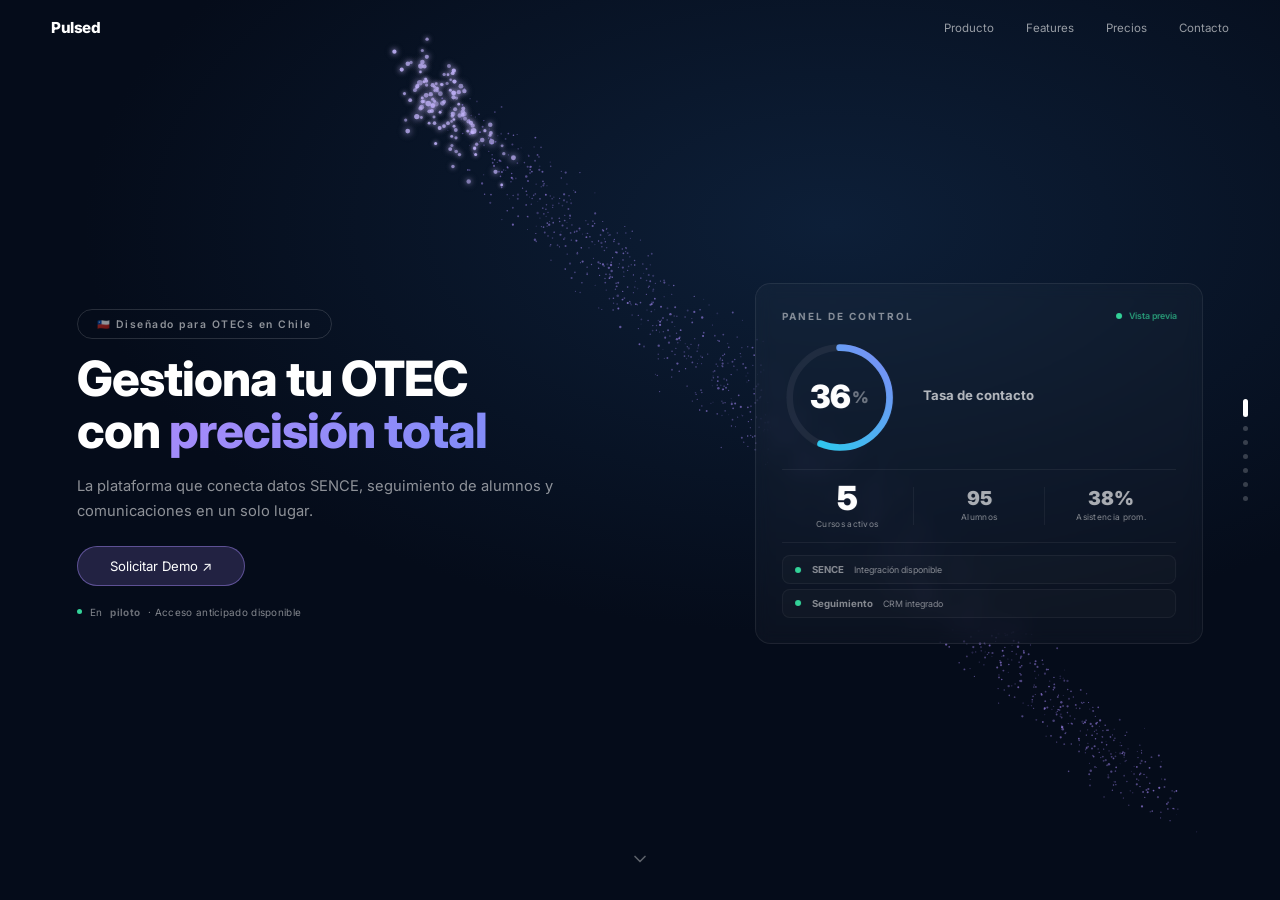
<file: index.html>
<!DOCTYPE html>
<html lang="es">
<head>
  <meta charset="UTF-8">
  <meta name="viewport" content="width=device-width, initial-scale=1.0">
  <title>Pulsed — Software OTEC para Gestión de Cursos SENCE en Chile</title>

  <!-- SEO Meta Tags -->
  <meta name="description" content="Pulsed: plataforma SaaS para OTECs en Chile. Gestiona cursos SENCE, retiene alumnos con alertas pedagógicas automáticas y sincroniza asistencia en tiempo real. En piloto — acceso anticipado disponible.">
  <meta name="keywords" content="software OTEC, plataforma OTEC SENCE, gestión cursos SENCE, retención alumnos SENCE, software capacitación Chile, sistema OTEC, automatización SENCE, gestión OTEC, plataforma gestión cursos SENCE Chile">
  <meta name="author" content="Pulsed">
  <meta name="robots" content="index, follow">
  <link rel="canonical" href="https://pulsed.cl/">

  <!-- Open Graph (LinkedIn, WhatsApp, Facebook) -->
  <meta property="og:type" content="website">
  <meta property="og:title" content="Pulsed — Software OTEC para Gestión de Cursos SENCE">
  <meta property="og:description" content="La plataforma que conecta datos SENCE, seguimiento de alumnos y comunicaciones en un solo lugar. Diseñada para OTECs en Chile.">
  <meta property="og:url" content="https://pulsed.cl/">
  <meta property="og:site_name" content="Pulsed">
  <meta property="og:locale" content="es_CL">

  <!-- Twitter Card -->
  <meta name="twitter:card" content="summary_large_image">
  <meta name="twitter:title" content="Pulsed — Software OTEC para Gestión de Cursos SENCE">
  <meta name="twitter:description" content="Gestiona cursos SENCE, retiene alumnos y sincroniza asistencia. Plataforma SaaS para OTECs en Chile.">

  <link rel="preconnect" href="https://fonts.googleapis.com">
  <link href="https://fonts.googleapis.com/css2?family=Inter:wght@400;600;700;800;900&display=swap" rel="stylesheet">
  <link rel="stylesheet" href="css/base.css">
  <link rel="stylesheet" href="css/nav.css">
  <link rel="stylesheet" href="css/sections.css?v=81">

  <!-- Schema.org: SoftwareApplication -->
  <script type="application/ld+json">
  {
    "@context": "https://schema.org",
    "@type": "SoftwareApplication",
    "name": "Pulsed",
    "description": "Plataforma SaaS para gestión integral de cursos SENCE. Automatiza procesos, retiene alumnos con alertas pedagógicas y sincroniza con SENCE en tiempo real.",
    "url": "https://pulsed.cl",
    "applicationCategory": "BusinessApplication",
    "operatingSystem": "Web, Windows",
    "offers": {
      "@type": "Offer",
      "description": "Piloto gratuito — acceso anticipado disponible",
      "availability": "https://schema.org/PreOrder"
    },
    "author": {
      "@type": "Organization",
      "name": "Pulsed",
      "url": "https://pulsed.cl"
    },
    "featureList": [
      "Gestión de cursos SENCE",
      "Seguimiento de alumnos multi-curso",
      "Asistencia y notas con sincronización SENCE",
      "Motor de retención Pulso — 16 situaciones pedagógicas",
      "Automatización SENCE vía app desktop",
      "Analítica y dashboards en tiempo real",
      "Roles jerárquicos: Admin, Director, Tutor, Ayudante"
    ]
  }
  </script>

  <!-- Schema.org: FAQPage -->
  <script type="application/ld+json">
  {
    "@context": "https://schema.org",
    "@type": "FAQPage",
    "mainEntity": [
      {
        "@type": "Question",
        "name": "¿Qué es Pulsed?",
        "acceptedAnswer": {
          "@type": "Answer",
          "text": "Pulsed es una plataforma SaaS diseñada específicamente para OTECs en Chile. Permite gestionar cursos SENCE, hacer seguimiento de alumnos, detectar riesgo de deserción con alertas pedagógicas automáticas, y sincronizar datos con el portal SENCE."
        }
      },
      {
        "@type": "Question",
        "name": "¿Qué es una OTEC?",
        "acceptedAnswer": {
          "@type": "Answer",
          "text": "Un Organismo Técnico de Capacitación (OTEC) es una entidad autorizada por SENCE en Chile para impartir cursos de capacitación laboral con franquicia tributaria. Las OTECs deben reportar asistencia, notas y estados de alumnos al portal SENCE."
        }
      },
      {
        "@type": "Question",
        "name": "¿Cómo funciona la sincronización con SENCE?",
        "acceptedAnswer": {
          "@type": "Answer",
          "text": "Pulsed ofrece una aplicación de escritorio que sincroniza datos directamente con el portal SENCE de forma segura y legal. Para la versión web, se pueden cargar archivos SENCE manualmente (CSV/XLSX) y Pulsed los procesa automáticamente."
        }
      },
      {
        "@type": "Question",
        "name": "¿Qué es el motor Pulso?",
        "acceptedAnswer": {
          "@type": "Answer",
          "text": "Pulso es el motor de retención de Pulsed. Analiza 16 situaciones pedagógicas distintas (baja asistencia, caída en notas, inasistencias consecutivas, etc.) y genera automáticamente comunicaciones personalizadas para cada alumno en riesgo, permitiendo al tutor actuar en un clic."
        }
      },
      {
        "@type": "Question",
        "name": "¿Cuánto cuesta Pulsed?",
        "acceptedAnswer": {
          "@type": "Answer",
          "text": "Pulsed está actualmente en fase piloto con acceso gratuito para las primeras OTECs participantes. Puedes solicitar una demo para conocer la plataforma y acceder al programa piloto."
        }
      }
    ]
  }
  </script>
</head>
<body>
<!-- SEO: contenido estático para bots que no ejecutan JS -->
<noscript>
  <div style="max-width:800px;margin:0 auto;padding:40px 20px;font-family:Inter,sans-serif;color:#fff;background:#050c1a">
    <h1>Pulsed — Software OTEC para Gestión de Cursos SENCE en Chile</h1>
    <p>Pulsed es la plataforma SaaS diseñada para OTECs en Chile. Conecta datos SENCE, seguimiento de alumnos y comunicaciones en un solo lugar.</p>

    <h2>El problema que resolvemos</h2>
    <p>Sin visibilidad unificada, los tutores de OTECs pierden horas buscando información en Excel, correos y portales del Estado. Cuando detectan que un alumno lleva semanas sin asistir, ya es demasiado tarde.</p>

    <h2>Funcionalidades del software OTEC</h2>
    <ul>
      <li><strong>Gestión de Cursos SENCE</strong> — Formulario único, estados automáticos, filtros por estado y fechas.</li>
      <li><strong>Seguimiento de Estudiantes</strong> — Panel por alumno, historial cross-curso, métricas de asistencia y progreso.</li>
      <li><strong>Asistencia y Notas</strong> — Ingreso rápido con sincronización SENCE y detección de inconsistencias.</li>
      <li><strong>Motor Pulso (Retención)</strong> — 16 situaciones pedagógicas detectadas automáticamente con comunicaciones personalizadas por alumno.</li>
      <li><strong>Automatización SENCE</strong> — Sincronización con el portal SENCE vía aplicación de escritorio segura.</li>
      <li><strong>Analítica</strong> — Dashboards en tiempo real con métricas por curso, módulo y estudiante.</li>
    </ul>

    <h2>¿Cómo funciona?</h2>
    <ol>
      <li><strong>Conecta</strong> — Sube tus archivos SENCE y configura tu cuenta.</li>
      <li><strong>Sincroniza</strong> — Pulsed cruza asistencias, estados de alumnos y alertas automáticamente.</li>
      <li><strong>Actúa</strong> — Prioriza alumnos en riesgo y contáctalos directamente desde la plataforma.</li>
    </ol>

    <h2>Validación con OTECs reales</h2>
    <p>Satisfacción promedio: 9.2/10 · 3 de 3 OTECs firmarían un piloto · Diseñado con feedback directo de coordinadoras académicas y tutores.</p>

    <h2>Programa Piloto</h2>
    <p>Pulsed está en fase piloto con acceso gratuito para las primeras OTECs participantes. Cupos limitados.</p>
    <p><a href="https://pulsed.cl/app/demo" style="color:#22d3ee">Explorar la demo con datos de ejemplo →</a></p>

    <h2>Preguntas Frecuentes</h2>
    <h3>¿Qué es una OTEC?</h3>
    <p>Un Organismo Técnico de Capacitación (OTEC) es una entidad autorizada por SENCE en Chile para impartir cursos de capacitación laboral con franquicia tributaria.</p>
    <h3>¿Qué es el motor Pulso?</h3>
    <p>Pulso es el motor de retención de Pulsed. Analiza 16 situaciones pedagógicas y genera comunicaciones personalizadas para cada alumno en riesgo, permitiendo al tutor actuar en un clic.</p>
    <h3>¿Cómo funciona la sincronización con SENCE?</h3>
    <p>Pulsed ofrece una aplicación de escritorio que sincroniza datos con el portal SENCE de forma segura. En la versión web, se cargan archivos SENCE manualmente (CSV/XLSX).</p>
  </div>
</noscript>

<div id="bg"></div>
<canvas id="net-canvas"></canvas>

<nav id="main-nav">
  <a class="nav-logo" href="#" id="nav-home">Pulsed</a>
  <div class="nav-links">
    <a href="#">Producto</a>
    <a href="#">Features</a>
    <a href="#">Precios</a>
    <a href="#">Contacto</a>
  </div>
</nav>

<div id="nav-dots"></div>

<!-- Scroll hint — bouncing arrow at bottom of hero -->
<div id="scroll-hint">
  <svg width="20" height="20" viewBox="0 0 24 24" fill="none" stroke="currentColor" stroke-width="2" stroke-linecap="round" stroke-linejoin="round"><polyline points="6 9 12 15 18 9"/></svg>
</div>

<section class="section active" data-idx="0">
  <div class="sec-content sec-content--split pos-tl">
    <div class="split-left">
      <div class="hero-badge">🇨🇱 Diseñado para OTECs en Chile</div>
      <h1 class="sec-h">Gestiona tu OTEC<br>con <span class="ac-purple">precisión total</span></h1>
      <p class="sec-body">La plataforma que conecta datos SENCE, seguimiento de alumnos y comunicaciones en un solo lugar.</p>
      <a class="btn btn--primary" href="#">Solicitar Demo ↗</a>
      <div class="hero-trust">
        <span class="hero-trust-dot"></span>
        En <strong>piloto</strong> · Acceso anticipado disponible
      </div>
    </div>
    <div class="split-right">
      <div class="hero-panel">
        <!-- Header -->
        <div class="hp-header">
          <div class="hp-title">Panel de Control</div>
          <div class="hp-live"><span class="hp-live-dot"></span>Vista previa</div>
        </div>

        <!-- Main metric: donut + info -->
        <div class="hp-main">
          <div class="hp-donut">
            <svg viewBox="0 0 120 120" class="hp-donut-svg">
              <circle cx="60" cy="60" r="52" fill="none" stroke="rgba(255,255,255,0.06)" stroke-width="7"/>
              <circle cx="60" cy="60" r="52" fill="none" stroke="url(#donutGrad)" stroke-width="7" stroke-linecap="round" stroke-dasharray="326.73" stroke-dashoffset="326.73" transform="rotate(-90 60 60)" class="hp-donut-arc"/>
              <defs><linearGradient id="donutGrad" x1="0" y1="0" x2="1" y2="1"><stop offset="0%" stop-color="#22d3ee"/><stop offset="100%" stop-color="#818cf8"/></linearGradient></defs>
            </svg>
            <div class="hp-donut-value"><span class="hp-count" data-target="94">0</span><span class="hp-donut-pct">%</span></div>
          </div>
          <div class="hp-main-info">
            <div class="hp-main-label">Tasa de contacto</div>
          </div>
        </div>

        <!-- Divider -->
        <div class="hp-divider"></div>

        <!-- Secondary metrics — hierarchy: one big + two small -->
        <div class="hp-metrics">
          <div class="hp-metric hp-metric--hero">
            <div class="hp-metric-n hp-count" data-target="12">0</div>
            <div class="hp-metric-l">Cursos activos</div>
          </div>
          <div class="hp-metric-sep"></div>
          <div class="hp-metric">
            <div class="hp-metric-n hp-metric-n--sm hp-count" data-target="247">0</div>
            <div class="hp-metric-l">Alumnos</div>
          </div>
          <div class="hp-metric-sep"></div>
          <div class="hp-metric">
            <div class="hp-metric-n hp-metric-n--sm hp-count" data-target="98" data-suffix="%">0</div>
            <div class="hp-metric-l">Asistencia prom.</div>
          </div>
        </div>

        <!-- Divider -->
        <div class="hp-divider"></div>

        <!-- Status indicators — bigger, more visible -->
        <div class="hp-statuses">
          <div class="hp-status">
            <span class="hp-status-dot hp-status-dot--green"></span>
            <span class="hp-status-label">SENCE</span>
            <span class="hp-status-info">Integración disponible</span>
          </div>
          <div class="hp-status">
            <span class="hp-status-dot hp-status-dot--green"></span>
            <span class="hp-status-label">Seguimiento</span>
            <span class="hp-status-info">CRM integrado</span>
          </div>
        </div>
      </div>
    </div>
    <a class="btn btn--primary hero-cta-bottom" href="#">Solicitar Demo ↗</a>
  </div>
</section>

<section class="section" data-idx="1">
  <div class="sec-content sec-content--wide pos-tr">
    <span class="sec-tag">02 · El problema</span>
    <h2 class="sec-h">Datos dispersos,<br>decisiones <span class="ac-red">ciegas</span></h2>
    <p class="sec-body">Sin visibilidad unificada, los tutores pierden horas buscando información en Excel, correos y portales del Estado.</p>
    <div class="pain-grid">
      <div class="pain-card">
        <div class="pain-icon">
          <svg width="20" height="20" viewBox="0 0 24 24" fill="none" stroke="currentColor" stroke-width="1.8" stroke-linecap="round" stroke-linejoin="round"><rect x="3" y="3" width="18" height="18" rx="2"/><path d="M3 9h18M9 21V9"/></svg>
        </div>
        <div class="pain-title">Excel interminable</div>
        <p>Descargas planillas SENCE cada semana y las cruzas manualmente. Horas perdidas en datos que deberían estar automáticos.</p>
        <div class="pain-excel-mock">
          <div class="pem-header"><span>RUT</span><span>Nombre</span><span>Asist.</span><span>Est.</span></div>
          <div class="pem-row pem-warn"><span>12.345.678-9</span><span>M. González</span><span>67%</span><span>???</span></div>
          <div class="pem-row"><span>19.234.567-8</span><span>P. Rojas</span><span>82%</span><span></span></div>
          <div class="pem-row pem-warn"><span>15.678.901-2</span><span>C. Muñoz</span><span>45%</span><span>PEND.</span></div>
        </div>
      </div>
      <div class="pain-card pain-card--tall">
        <div class="pain-icon">
          <svg width="20" height="20" viewBox="0 0 24 24" fill="none" stroke="currentColor" stroke-width="1.8" stroke-linecap="round" stroke-linejoin="round"><path d="M21 15a2 2 0 0 1-2 2H7l-4 4V5a2 2 0 0 1 2-2h14a2 2 0 0 1 2 2z"/></svg>
        </div>
        <div class="pain-title">Sin trazabilidad</div>
        <p>Persigues alumnos por WhatsApp sin dejar registro. Cada tutor gestiona a su manera y nada queda documentado.</p>
        <div class="pain-chat-mock">
          <div class="pcm-row pcm-row--out"><span>Hola Carla, ¿cómo vas?</span></div>
          <div class="pcm-row pcm-row--in"><span>Bien profe, ocupada 😅</span></div>
          <div class="pcm-row pcm-row--out"><span>¿Vas a poder asistir esta semana?</span></div>
          <div class="pcm-row pcm-row--none">Sin respuesta · 4 días</div>
        </div>
      </div>
      <div class="pain-card">
        <div class="pain-icon">
          <svg width="20" height="20" viewBox="0 0 24 24" fill="none" stroke="currentColor" stroke-width="1.8" stroke-linecap="round" stroke-linejoin="round"><circle cx="12" cy="12" r="10"/><polyline points="12 6 12 12 16 14"/></svg>
        </div>
        <div class="pain-title">Siempre tarde</div>
        <p>Cuando detectas que un alumno lleva semanas sin asistir, ya es demasiado tarde para salvar el curso.</p>
      </div>
    </div>
  </div>
</section>

<section class="section" data-idx="2">
  <div class="sec-content sec-content--wide pos-tl">
    <span class="sec-tag">03 · Features</span>
    <h2 class="sec-h">Todo lo que necesitas,<br><span class="ac-cyan">conectado</span></h2>
    <p class="sec-body">Una plataforma que unifica SENCE, seguimiento de alumnos y comunicaciones en un solo dashboard.</p>

    <!-- L-shape bento: tall mockup left · 2 data cards right -->
    <div class="feat-bento">

      <!-- Tall: dashboard mockup (spans 2 rows) -->
      <div class="mockup-window">
        <div class="mockup-chrome">
          <span class="chrome-dot" style="background:#ff5f56"></span>
          <span class="chrome-dot" style="background:#ffbd2e"></span>
          <span class="chrome-dot" style="background:#27c93f"></span>
          <span class="chrome-title">Pulsed · Dashboard</span>
        </div>
        <div class="mockup-body">
          <div class="mockup-section-label">Gestión de Cursos</div>
          <div class="mockup-see-all">↗ Ver todo</div>
          <div class="mockup-course-list">
            <div class="course-row">
              <span class="course-name">Desarrollo Fullstack</span>
              <div class="progress-track"><div class="progress-fill" style="--w:82%"></div></div>
              <span class="course-pct">82%</span>
            </div>
            <div class="course-row">
              <span class="course-name">Diseño UX/UI</span>
              <div class="progress-track"><div class="progress-fill" style="--w:74%;animation-delay:0.15s"></div></div>
              <span class="course-pct">74%</span>
            </div>
            <div class="course-row">
              <span class="course-name">Data Analytics</span>
              <div class="progress-track"><div class="progress-fill" style="--w:61%;animation-delay:0.3s"></div></div>
              <span class="course-pct">61%</span>
            </div>
            <div class="course-row">
              <span class="course-name">Ciberseguridad</span>
              <div class="progress-track"><div class="progress-fill progress-fill--warn" style="--w:43%;animation-delay:0.45s"></div></div>
              <span class="course-pct course-pct--warn">43% ⚠</span>
            </div>
          </div>
          <div class="mockup-alert-row">
            <span class="alert-dot"></span>
            <span class="alert-text">3 alumnos sin contacto esta semana</span>
          </div>
          <div class="mockup-stats-row">
            <div class="mockup-stat">
              <div class="mockup-stat-n">12</div>
              <div class="mockup-stat-l">Cursos activos</div>
            </div>
            <div class="mockup-stat">
              <div class="mockup-stat-n" style="color:#22d3ee">94%</div>
              <div class="mockup-stat-l">Tasa de contacto</div>
            </div>
            <div class="mockup-stat">
              <div class="mockup-stat-n" style="color:#f87171">7</div>
              <div class="mockup-stat-l">Alertas activas</div>
            </div>
          </div>
          <!-- Extra section to fill the tall card -->
          <div class="mockup-section-label" style="margin-top:clamp(12px,1.4vh,20px)">Últimas Acciones</div>
          <div class="mockup-actions">
            <div class="ma-row">
              <span class="ma-badge ma-badge--green">Contactado</span>
              <span class="ma-name">P. Rojas — Desarrollo Fullstack</span>
              <span class="ma-time">hace 2h</span>
            </div>
            <div class="ma-row">
              <span class="ma-badge ma-badge--yellow">Pendiente</span>
              <span class="ma-name">C. Muñoz — Ciberseguridad</span>
              <span class="ma-time">hace 4h</span>
            </div>
            <div class="ma-row">
              <span class="ma-badge ma-badge--red">Escalado</span>
              <span class="ma-name">M. González — Data Analytics</span>
              <span class="ma-time">ayer</span>
            </div>
          </div>
        </div>
      </div>

      <!-- Top-right: Sync + CRM as dual columns -->
      <div class="fmc fmc--dual">
        <div class="fmc-col">
          <div class="fmc-head">
            <svg width="11" height="11" viewBox="0 0 24 24" fill="none" stroke="currentColor" stroke-width="2.2" stroke-linecap="round" stroke-linejoin="round"><path d="M23 4v6h-6"/><path d="M1 20v-6h6"/><path d="M3.51 9a9 9 0 0 1 14.85-3.36L23 10M1 14l4.64 4.36A9 9 0 0 0 20.49 15"/></svg>
            Sync SENCE
          </div>
          <div class="fmc-num ac-green">12</div>
          <div class="fmc-sublabel">cursos sincronizados</div>
          <div class="fmc-status"><span class="fmc-dot fmc-dot--green"></span>Integración disponible</div>
        </div>
        <div class="fmc-col">
          <div class="fmc-head">
            <svg width="11" height="11" viewBox="0 0 24 24" fill="none" stroke="currentColor" stroke-width="2.2" stroke-linecap="round" stroke-linejoin="round"><circle cx="12" cy="8" r="4"/><path d="M4 20c0-4 3.6-7 8-7s8 3 8 7"/></svg>
            Seguimiento
          </div>
          <div class="fmc-num ac-lav">247</div>
          <div class="fmc-sublabel">alumnos registrados</div>
          <div class="fmc-status"><span class="fmc-dot fmc-dot--purple"></span>CRM integrado</div>
        </div>
      </div>

      <!-- Bottom-right: Alerts + Roles -->
      <div class="fmc">
        <div class="fmc-head">
          <svg width="11" height="11" viewBox="0 0 24 24" fill="none" stroke="currentColor" stroke-width="2.2" stroke-linecap="round" stroke-linejoin="round"><path d="M18 8A6 6 0 0 0 6 8c0 7-3 9-3 9h18s-3-2-3-9"/><path d="M13.73 21a2 2 0 0 1-3.46 0"/></svg>
          Alertas inteligentes
        </div>
        <div class="fmc-alert-list">
          <div class="fmc-alert-item"><span class="fmc-dot fmc-dot--red"></span>C. Muñoz · 5 días sin contacto</div>
          <div class="fmc-alert-item"><span class="fmc-dot fmc-dot--red"></span>M. González · asistencia 43%</div>
        </div>
        <hr class="fmc-divider">
        <div class="fmc-head">
          <svg width="11" height="11" viewBox="0 0 24 24" fill="none" stroke="currentColor" stroke-width="2.2" stroke-linecap="round" stroke-linejoin="round"><rect x="9" y="2" width="6" height="5" rx="1"/><rect x="2" y="14" width="6" height="5" rx="1"/><rect x="16" y="14" width="6" height="5" rx="1"/><path d="M12 7v4"/><path d="M5 14v-3h14v3"/></svg>
          Roles jerárquicos
        </div>
        <div class="fmc-roles">
          <div class="fmc-role-row">
            <span class="fmc-role-badge" style="background:rgba(167,139,250,0.15);color:rgba(167,139,250,0.85)">Admin</span>
            <span class="fmc-role-line"></span>
            <span class="fmc-role-badge" style="background:rgba(34,211,238,0.1);color:rgba(34,211,238,0.75)">Director</span>
          </div>
          <div class="fmc-role-row" style="padding-left:10px">
            <span class="fmc-role-line" style="min-width:14px;flex:none"></span>
            <span class="fmc-role-badge" style="background:rgba(255,255,255,0.05);color:rgba(255,255,255,0.45)">Tutor</span>
            <span class="fmc-role-line"></span>
            <span class="fmc-role-badge" style="background:rgba(255,255,255,0.05);color:rgba(255,255,255,0.35)">Ayudante</span>
          </div>
        </div>
        <div class="fmc-status"><span class="fmc-dot fmc-dot--cyan"></span>4 niveles de acceso</div>
      </div>

    </div>
  </div>
</section>

<section class="section" data-idx="3">
  <div class="sec-content sec-content--steps-full">

    <!-- ── Left: vertical timeline ─────────────────────────────────────────── -->
    <div class="steps-timeline">
      <div class="stl-line"></div>

      <div class="stl-step">
        <div class="stl-dot">
          <svg width="18" height="18" viewBox="0 0 24 24" fill="none" stroke="currentColor" stroke-width="1.8" stroke-linecap="round" stroke-linejoin="round" style="color:rgba(52,211,153,0.8)"><path d="M10 13a5 5 0 0 0 7.54.54l3-3a5 5 0 0 0-7.07-7.07l-1.72 1.71"/><path d="M14 11a5 5 0 0 0-7.54-.54l-3 3a5 5 0 0 0 7.07 7.07l1.71-1.71"/></svg>
        </div>
        <div class="stl-card">
          <div class="stl-num ac-green">01</div>
          <div class="stl-title">Conecta</div>
          <div class="stl-desc">Sube tus archivos SENCE y configura tu cuenta. Sin pasos complejos.</div>
        </div>
      </div>

      <div class="stl-step">
        <div class="stl-dot">
          <svg width="18" height="18" viewBox="0 0 24 24" fill="none" stroke="currentColor" stroke-width="1.8" stroke-linecap="round" stroke-linejoin="round" style="color:rgba(52,211,153,0.8)"><path d="M21 16V8a2 2 0 0 0-1-1.73l-7-4a2 2 0 0 0-2 0l-7 4A2 2 0 0 0 3 8v8a2 2 0 0 0 1 1.73l7 4a2 2 0 0 0 2 0l7-4A2 2 0 0 0 21 16z"/><polyline points="3.27 6.96 12 12.01 20.73 6.96"/><line x1="12" y1="22.08" x2="12" y2="12"/></svg>
        </div>
        <div class="stl-card">
          <div class="stl-num ac-green">02</div>
          <div class="stl-title">Sincroniza</div>
          <div class="stl-desc">Pulsed cruza asistencias, estados de alumnos y alertas de forma automática.</div>
        </div>
      </div>

      <div class="stl-step">
        <div class="stl-dot">
          <svg width="18" height="18" viewBox="0 0 24 24" fill="none" stroke="currentColor" stroke-width="1.8" stroke-linecap="round" stroke-linejoin="round" style="color:rgba(52,211,153,0.8)"><path d="M22 11.08V12a10 10 0 1 1-5.93-9.14"/><polyline points="22 4 12 14.01 9 11.01"/></svg>
        </div>
        <div class="stl-card">
          <div class="stl-num ac-green">03</div>
          <div class="stl-title">Actúa</div>
          <div class="stl-desc">Prioriza alumnos en riesgo y contáctalos directamente desde la plataforma.</div>
        </div>
      </div>
    </div>

    <!-- ── Right: text anchor ──────────────────────────────────────────────── -->
    <div class="steps-text">
      <span class="sec-tag">04 · Cómo funciona</span>
      <h2 class="sec-h">Tres pasos hacia el<br><span class="ac-green">control total</span></h2>
      <p class="sec-body">Diseñado para darte visibilidad total en minutos.</p>
    </div>

  </div>
</section>

<section class="section" data-idx="4">
  <div class="sec-content pos-ct">
    <span class="sec-tag" style="display:block;text-align:center">05 · Diseñado para</span>
    <h2 class="sec-h">El impacto que<br><span class="ac-lav">buscamos generar</span></h2>
    <div class="stats-row">
      <div><div class="stat-n" data-target="80" data-suffix="%">80%</div><div class="stat-l">Menos tiempo en tareas admin*</div></div>
      <div><div class="stat-n" data-target="2" data-suffix="×">2×</div><div class="stat-l">Mejor visibilidad por curso*</div></div>
      <div><div class="stat-n" data-target="5" data-suffix="min">5min</div><div class="stat-l">Para detectar alumnos en riesgo*</div></div>
    </div>
    <p class="sec-body" style="text-align:center;max-width:420px;margin:clamp(10px,1.2vh,18px) auto 0;font-size:clamp(0.58rem,0.62vw,0.75rem)">* Objetivos de diseño basados en investigación con tutores de OTECs. Producto en fase piloto.</p>
    <div class="testimonial-wide" style="margin-left:auto;margin-right:auto">
      <div class="tw-avatar">
        <svg width="22" height="22" viewBox="0 0 24 24" fill="none" stroke="currentColor" stroke-width="1.5" stroke-linecap="round" stroke-linejoin="round" style="color:rgba(167,139,250,0.6)"><circle cx="12" cy="8" r="4"/><path d="M4 20c0-4 3.6-7 8-7s8 3 8 7"/></svg>
      </div>
      <blockquote class="tw-quote">
        <p>"Cuando vi el prototipo, lo primero que pensé fue: esto es exactamente lo que necesitábamos hace años. Por fin alguien entiende el problema."</p>
        <footer>— <cite>Coordinadora académica · OTEC en fase piloto</cite></footer>
      </blockquote>
    </div>
  </div>
</section>

<section class="section" data-idx="5">
  <div class="sec-content pos-ct">
    <span class="sec-tag" style="display:block;text-align:center">06 · Piloto</span>
    <h2 class="sec-h" style="text-align:center">Sé parte de las primeras<br>OTECs en usar <span class="ac-gold">Pulsed</span></h2>
    <p class="sec-body" style="text-align:center;max-width:460px;margin:0 auto clamp(24px,3vh,40px)">El producto está en marcha blanca. Cupos limitados para OTECs que quieran ayudarnos a moldearlo.</p>
    <div class="pilot-card">
      <div class="pilot-badge">✦ Acceso gratuito durante el piloto</div>
      <div class="pilot-perks">
        <div class="pilot-perk">
          <div class="pilot-perk-icon">
            <svg width="18" height="18" viewBox="0 0 24 24" fill="none" stroke="currentColor" stroke-width="2" stroke-linecap="round" stroke-linejoin="round"><path d="M12 22s8-4 8-10V5l-8-3-8 3v7c0 6 8 10 8 10z"/></svg>
          </div>
          <div class="pilot-perk-title">Sin costo</div>
          <div class="pilot-perk-desc">Acceso completo a la plataforma sin pagar durante todo el período piloto.</div>
        </div>
        <div class="pilot-perk-divider"></div>
        <div class="pilot-perk">
          <div class="pilot-perk-icon">
            <svg width="18" height="18" viewBox="0 0 24 24" fill="none" stroke="currentColor" stroke-width="2" stroke-linecap="round" stroke-linejoin="round"><path d="M21 15a2 2 0 0 1-2 2H7l-4 4V5a2 2 0 0 1 2-2h14a2 2 0 0 1 2 2z"/></svg>
          </div>
          <div class="pilot-perk-title">Soporte directo</div>
          <div class="pilot-perk-desc">Canal directo con el equipo. Tus dudas y problemas se resuelven de inmediato.</div>
        </div>
        <div class="pilot-perk-divider"></div>
        <div class="pilot-perk">
          <div class="pilot-perk-icon">
            <svg width="18" height="18" viewBox="0 0 24 24" fill="none" stroke="currentColor" stroke-width="2" stroke-linecap="round" stroke-linejoin="round"><polygon points="12 2 15.09 8.26 22 9.27 17 14.14 18.18 21.02 12 17.77 5.82 21.02 7 14.14 2 9.27 8.91 8.26 12 2"/></svg>
          </div>
          <div class="pilot-perk-title">Influyes en el producto</div>
          <div class="pilot-perk-desc">Tu feedback moldea las próximas funciones. Las OTECs piloto tienen voz directa.</div>
        </div>
      </div>
      <a class="btn pilot-cta" href="#">Agendar una demo ↗</a>
      <div class="pilot-spots">
        <span class="pilot-spots-dot"></span>
        Cupos limitados · Te mostramos el producto con <strong>datos de ejemplo</strong>
      </div>
    </div>
  </div>
</section>

<section class="section" data-idx="6">
  <div class="sec-content pos-ct">
    <span class="sec-tag" style="display:block;text-align:center">07 · Empezar</span>
    <h2 class="sec-h">Tu OTEC merece<br>una herramienta <span class="ac-purple">a su altura</span></h2>
    <p class="sec-body" style="max-width:480px;margin:0 auto 20px">Conversemos sobre tu OTEC. Te mostramos cómo Pulsed puede ayudarte.</p>
    <form class="cta-form" onsubmit="return false;">
      <input type="email" class="cta-input" placeholder="tu@otec.cl" required aria-label="Email">
      <button type="submit" class="btn cta-btn">Solicitar Demo ↗</button>
    </form>
    <p class="cta-note">Sin compromiso · 🇨🇱 Hecho en Chile</p>
    <div class="footer-inline">
      © 2026 Pulsed
      <a href="#">Contacto</a>
      <a href="#">Privacidad</a>
    </div>
  </div>
</section>

<script src="https://cdnjs.cloudflare.com/ajax/libs/gsap/3.12.5/gsap.min.js"></script>
<script type="module" src="js/main.js?v=80"></script>
</body>
</html>
</file>
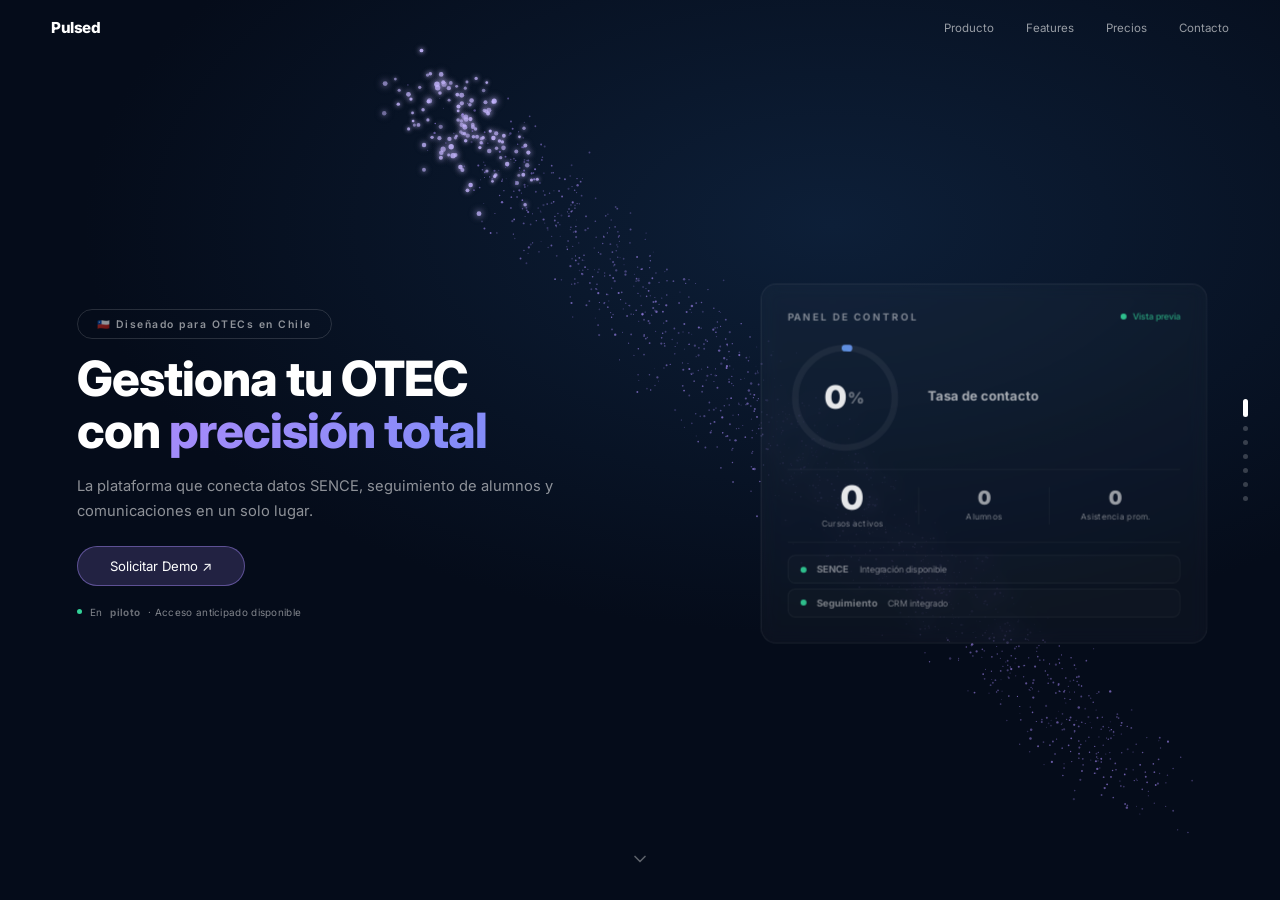
<file: index.backup.html>
<!DOCTYPE html>
<html lang="es">
<head>
  <meta charset="UTF-8">
  <meta name="viewport" content="width=device-width, initial-scale=1.0">
  <title>Pulsed — Gestiona tu OTEC con precisión total</title>
  <link rel="preconnect" href="https://fonts.googleapis.com">
  <link href="https://fonts.googleapis.com/css2?family=Inter:wght@400;600;700;800;900&display=swap" rel="stylesheet">
  <link rel="stylesheet" href="css/base.css">
  <link rel="stylesheet" href="css/nav.css">
  <link rel="stylesheet" href="css/sections.css?v=79">
</head>
<body>
<div id="bg"></div>
<canvas id="net-canvas"></canvas>

<nav id="main-nav">
  <a class="nav-logo" href="#" id="nav-home">Pulsed</a>
  <div class="nav-links">
    <a href="#">Producto</a>
    <a href="#">Features</a>
    <a href="#">Precios</a>
    <a href="#">Contacto</a>
  </div>
</nav>

<div id="nav-dots"></div>

<!-- Scroll hint — bouncing arrow at bottom of hero -->
<div id="scroll-hint">
  <svg width="20" height="20" viewBox="0 0 24 24" fill="none" stroke="currentColor" stroke-width="2" stroke-linecap="round" stroke-linejoin="round"><polyline points="6 9 12 15 18 9"/></svg>
</div>

<section class="section active" data-idx="0">
  <div class="sec-content sec-content--split pos-tl">
    <div class="split-left">
      <div class="hero-badge">🇨🇱 Diseñado para OTECs en Chile</div>
      <h1 class="sec-h">Gestiona tu OTEC<br>con <span class="ac-purple">precisión total</span></h1>
      <p class="sec-body">La plataforma que conecta datos SENCE, seguimiento de alumnos y comunicaciones en un solo lugar.</p>
      <a class="btn btn--primary" href="#">Solicitar Demo ↗</a>
      <div class="hero-trust">
        <span class="hero-trust-dot"></span>
        En <strong>piloto</strong> · Acceso anticipado disponible
      </div>
    </div>
    <div class="split-right">
      <div class="hero-panel">
        <!-- Header -->
        <div class="hp-header">
          <div class="hp-title">Panel de Control</div>
          <div class="hp-live"><span class="hp-live-dot"></span>Vista previa</div>
        </div>

        <!-- Main metric: donut + info -->
        <div class="hp-main">
          <div class="hp-donut">
            <svg viewBox="0 0 120 120" class="hp-donut-svg">
              <circle cx="60" cy="60" r="52" fill="none" stroke="rgba(255,255,255,0.06)" stroke-width="7"/>
              <circle cx="60" cy="60" r="52" fill="none" stroke="url(#donutGrad)" stroke-width="7" stroke-linecap="round" stroke-dasharray="326.73" stroke-dashoffset="326.73" transform="rotate(-90 60 60)" class="hp-donut-arc"/>
              <defs><linearGradient id="donutGrad" x1="0" y1="0" x2="1" y2="1"><stop offset="0%" stop-color="#22d3ee"/><stop offset="100%" stop-color="#818cf8"/></linearGradient></defs>
            </svg>
            <div class="hp-donut-value"><span class="hp-count" data-target="94">0</span><span class="hp-donut-pct">%</span></div>
          </div>
          <div class="hp-main-info">
            <div class="hp-main-label">Tasa de contacto</div>
          </div>
        </div>

        <!-- Divider -->
        <div class="hp-divider"></div>

        <!-- Secondary metrics — hierarchy: one big + two small -->
        <div class="hp-metrics">
          <div class="hp-metric hp-metric--hero">
            <div class="hp-metric-n hp-count" data-target="12">0</div>
            <div class="hp-metric-l">Cursos activos</div>
          </div>
          <div class="hp-metric-sep"></div>
          <div class="hp-metric">
            <div class="hp-metric-n hp-metric-n--sm hp-count" data-target="247">0</div>
            <div class="hp-metric-l">Alumnos</div>
          </div>
          <div class="hp-metric-sep"></div>
          <div class="hp-metric">
            <div class="hp-metric-n hp-metric-n--sm hp-count" data-target="98" data-suffix="%">0</div>
            <div class="hp-metric-l">Asistencia prom.</div>
          </div>
        </div>

        <!-- Divider -->
        <div class="hp-divider"></div>

        <!-- Status indicators — bigger, more visible -->
        <div class="hp-statuses">
          <div class="hp-status">
            <span class="hp-status-dot hp-status-dot--green"></span>
            <span class="hp-status-label">SENCE</span>
            <span class="hp-status-info">Integración disponible</span>
          </div>
          <div class="hp-status">
            <span class="hp-status-dot hp-status-dot--green"></span>
            <span class="hp-status-label">Seguimiento</span>
            <span class="hp-status-info">CRM integrado</span>
          </div>
        </div>
      </div>
    </div>
    <a class="btn btn--primary hero-cta-bottom" href="#">Solicitar Demo ↗</a>
  </div>
</section>

<section class="section" data-idx="1">
  <div class="sec-content sec-content--wide pos-tr">
    <span class="sec-tag">02 · El problema</span>
    <h2 class="sec-h">Datos dispersos,<br>decisiones <span class="ac-red">ciegas</span></h2>
    <p class="sec-body">Sin visibilidad unificada, los tutores pierden horas buscando información en Excel, correos y portales del Estado.</p>
    <div class="pain-grid">
      <div class="pain-card">
        <div class="pain-icon">
          <svg width="20" height="20" viewBox="0 0 24 24" fill="none" stroke="currentColor" stroke-width="1.8" stroke-linecap="round" stroke-linejoin="round"><rect x="3" y="3" width="18" height="18" rx="2"/><path d="M3 9h18M9 21V9"/></svg>
        </div>
        <div class="pain-title">Excel interminable</div>
        <p>Descargas planillas SENCE cada semana y las cruzas manualmente. Horas perdidas en datos que deberían estar automáticos.</p>
        <div class="pain-excel-mock">
          <div class="pem-header"><span>RUT</span><span>Nombre</span><span>Asist.</span><span>Est.</span></div>
          <div class="pem-row pem-warn"><span>12.345.678-9</span><span>M. González</span><span>67%</span><span>???</span></div>
          <div class="pem-row"><span>19.234.567-8</span><span>P. Rojas</span><span>82%</span><span></span></div>
          <div class="pem-row pem-warn"><span>15.678.901-2</span><span>C. Muñoz</span><span>45%</span><span>PEND.</span></div>
        </div>
      </div>
      <div class="pain-card pain-card--tall">
        <div class="pain-icon">
          <svg width="20" height="20" viewBox="0 0 24 24" fill="none" stroke="currentColor" stroke-width="1.8" stroke-linecap="round" stroke-linejoin="round"><path d="M21 15a2 2 0 0 1-2 2H7l-4 4V5a2 2 0 0 1 2-2h14a2 2 0 0 1 2 2z"/></svg>
        </div>
        <div class="pain-title">Sin trazabilidad</div>
        <p>Persigues alumnos por WhatsApp sin dejar registro. Cada tutor gestiona a su manera y nada queda documentado.</p>
        <div class="pain-chat-mock">
          <div class="pcm-row pcm-row--out"><span>Hola Carla, ¿cómo vas?</span></div>
          <div class="pcm-row pcm-row--in"><span>Bien profe, ocupada 😅</span></div>
          <div class="pcm-row pcm-row--out"><span>¿Vas a poder asistir esta semana?</span></div>
          <div class="pcm-row pcm-row--none">Sin respuesta · 4 días</div>
        </div>
      </div>
      <div class="pain-card">
        <div class="pain-icon">
          <svg width="20" height="20" viewBox="0 0 24 24" fill="none" stroke="currentColor" stroke-width="1.8" stroke-linecap="round" stroke-linejoin="round"><circle cx="12" cy="12" r="10"/><polyline points="12 6 12 12 16 14"/></svg>
        </div>
        <div class="pain-title">Siempre tarde</div>
        <p>Cuando detectas que un alumno lleva semanas sin asistir, ya es demasiado tarde para salvar el curso.</p>
      </div>
    </div>
  </div>
</section>

<section class="section" data-idx="2">
  <div class="sec-content sec-content--wide pos-tl">
    <span class="sec-tag">03 · Features</span>
    <h2 class="sec-h">Todo lo que necesitas,<br><span class="ac-cyan">conectado</span></h2>
    <p class="sec-body">Una plataforma que unifica SENCE, seguimiento de alumnos y comunicaciones en un solo dashboard.</p>

    <!-- L-shape bento: tall mockup left · 2 data cards right -->
    <div class="feat-bento">

      <!-- Tall: dashboard mockup (spans 2 rows) -->
      <div class="mockup-window">
        <div class="mockup-chrome">
          <span class="chrome-dot" style="background:#ff5f56"></span>
          <span class="chrome-dot" style="background:#ffbd2e"></span>
          <span class="chrome-dot" style="background:#27c93f"></span>
          <span class="chrome-title">Pulsed · Dashboard</span>
        </div>
        <div class="mockup-body">
          <div class="mockup-section-label">Gestión de Cursos</div>
          <div class="mockup-see-all">↗ Ver todo</div>
          <div class="mockup-course-list">
            <div class="course-row">
              <span class="course-name">Desarrollo Fullstack</span>
              <div class="progress-track"><div class="progress-fill" style="--w:82%"></div></div>
              <span class="course-pct">82%</span>
            </div>
            <div class="course-row">
              <span class="course-name">Diseño UX/UI</span>
              <div class="progress-track"><div class="progress-fill" style="--w:74%;animation-delay:0.15s"></div></div>
              <span class="course-pct">74%</span>
            </div>
            <div class="course-row">
              <span class="course-name">Data Analytics</span>
              <div class="progress-track"><div class="progress-fill" style="--w:61%;animation-delay:0.3s"></div></div>
              <span class="course-pct">61%</span>
            </div>
            <div class="course-row">
              <span class="course-name">Ciberseguridad</span>
              <div class="progress-track"><div class="progress-fill progress-fill--warn" style="--w:43%;animation-delay:0.45s"></div></div>
              <span class="course-pct course-pct--warn">43% ⚠</span>
            </div>
          </div>
          <div class="mockup-alert-row">
            <span class="alert-dot"></span>
            <span class="alert-text">3 alumnos sin contacto esta semana</span>
          </div>
          <div class="mockup-stats-row">
            <div class="mockup-stat">
              <div class="mockup-stat-n">12</div>
              <div class="mockup-stat-l">Cursos activos</div>
            </div>
            <div class="mockup-stat">
              <div class="mockup-stat-n" style="color:#22d3ee">94%</div>
              <div class="mockup-stat-l">Tasa de contacto</div>
            </div>
            <div class="mockup-stat">
              <div class="mockup-stat-n" style="color:#f87171">7</div>
              <div class="mockup-stat-l">Alertas activas</div>
            </div>
          </div>
          <!-- Extra section to fill the tall card -->
          <div class="mockup-section-label" style="margin-top:clamp(12px,1.4vh,20px)">Últimas Acciones</div>
          <div class="mockup-actions">
            <div class="ma-row">
              <span class="ma-badge ma-badge--green">Contactado</span>
              <span class="ma-name">P. Rojas — Desarrollo Fullstack</span>
              <span class="ma-time">hace 2h</span>
            </div>
            <div class="ma-row">
              <span class="ma-badge ma-badge--yellow">Pendiente</span>
              <span class="ma-name">C. Muñoz — Ciberseguridad</span>
              <span class="ma-time">hace 4h</span>
            </div>
            <div class="ma-row">
              <span class="ma-badge ma-badge--red">Escalado</span>
              <span class="ma-name">M. González — Data Analytics</span>
              <span class="ma-time">ayer</span>
            </div>
          </div>
        </div>
      </div>

      <!-- Top-right: Sync + CRM as dual columns -->
      <div class="fmc fmc--dual">
        <div class="fmc-col">
          <div class="fmc-head">
            <svg width="11" height="11" viewBox="0 0 24 24" fill="none" stroke="currentColor" stroke-width="2.2" stroke-linecap="round" stroke-linejoin="round"><path d="M23 4v6h-6"/><path d="M1 20v-6h6"/><path d="M3.51 9a9 9 0 0 1 14.85-3.36L23 10M1 14l4.64 4.36A9 9 0 0 0 20.49 15"/></svg>
            Sync SENCE
          </div>
          <div class="fmc-num ac-green">12</div>
          <div class="fmc-sublabel">cursos sincronizados</div>
          <div class="fmc-status"><span class="fmc-dot fmc-dot--green"></span>Integración disponible</div>
        </div>
        <div class="fmc-col">
          <div class="fmc-head">
            <svg width="11" height="11" viewBox="0 0 24 24" fill="none" stroke="currentColor" stroke-width="2.2" stroke-linecap="round" stroke-linejoin="round"><circle cx="12" cy="8" r="4"/><path d="M4 20c0-4 3.6-7 8-7s8 3 8 7"/></svg>
            Seguimiento
          </div>
          <div class="fmc-num ac-lav">247</div>
          <div class="fmc-sublabel">alumnos registrados</div>
          <div class="fmc-status"><span class="fmc-dot fmc-dot--purple"></span>CRM integrado</div>
        </div>
      </div>

      <!-- Bottom-right: Alerts + Roles -->
      <div class="fmc">
        <div class="fmc-head">
          <svg width="11" height="11" viewBox="0 0 24 24" fill="none" stroke="currentColor" stroke-width="2.2" stroke-linecap="round" stroke-linejoin="round"><path d="M18 8A6 6 0 0 0 6 8c0 7-3 9-3 9h18s-3-2-3-9"/><path d="M13.73 21a2 2 0 0 1-3.46 0"/></svg>
          Alertas inteligentes
        </div>
        <div class="fmc-alert-list">
          <div class="fmc-alert-item"><span class="fmc-dot fmc-dot--red"></span>C. Muñoz · 5 días sin contacto</div>
          <div class="fmc-alert-item"><span class="fmc-dot fmc-dot--red"></span>M. González · asistencia 43%</div>
        </div>
        <hr class="fmc-divider">
        <div class="fmc-head">
          <svg width="11" height="11" viewBox="0 0 24 24" fill="none" stroke="currentColor" stroke-width="2.2" stroke-linecap="round" stroke-linejoin="round"><rect x="9" y="2" width="6" height="5" rx="1"/><rect x="2" y="14" width="6" height="5" rx="1"/><rect x="16" y="14" width="6" height="5" rx="1"/><path d="M12 7v4"/><path d="M5 14v-3h14v3"/></svg>
          Roles jerárquicos
        </div>
        <div class="fmc-roles">
          <div class="fmc-role-row">
            <span class="fmc-role-badge" style="background:rgba(167,139,250,0.15);color:rgba(167,139,250,0.85)">Admin</span>
            <span class="fmc-role-line"></span>
            <span class="fmc-role-badge" style="background:rgba(34,211,238,0.1);color:rgba(34,211,238,0.75)">Director</span>
          </div>
          <div class="fmc-role-row" style="padding-left:10px">
            <span class="fmc-role-line" style="min-width:14px;flex:none"></span>
            <span class="fmc-role-badge" style="background:rgba(255,255,255,0.05);color:rgba(255,255,255,0.45)">Tutor</span>
            <span class="fmc-role-line"></span>
            <span class="fmc-role-badge" style="background:rgba(255,255,255,0.05);color:rgba(255,255,255,0.35)">Ayudante</span>
          </div>
        </div>
        <div class="fmc-status"><span class="fmc-dot fmc-dot--cyan"></span>4 niveles de acceso</div>
      </div>

    </div>
  </div>
</section>

<section class="section" data-idx="3">
  <div class="sec-content sec-content--steps-full">

    <!-- ── Left: vertical timeline ─────────────────────────────────────────── -->
    <div class="steps-timeline">
      <div class="stl-line"></div>

      <div class="stl-step">
        <div class="stl-dot">
          <svg width="18" height="18" viewBox="0 0 24 24" fill="none" stroke="currentColor" stroke-width="1.8" stroke-linecap="round" stroke-linejoin="round" style="color:rgba(52,211,153,0.8)"><path d="M10 13a5 5 0 0 0 7.54.54l3-3a5 5 0 0 0-7.07-7.07l-1.72 1.71"/><path d="M14 11a5 5 0 0 0-7.54-.54l-3 3a5 5 0 0 0 7.07 7.07l1.71-1.71"/></svg>
        </div>
        <div class="stl-card">
          <div class="stl-num ac-green">01</div>
          <div class="stl-title">Conecta</div>
          <div class="stl-desc">Sube tus archivos SENCE y configura tu cuenta. Sin pasos complejos.</div>
        </div>
      </div>

      <div class="stl-step">
        <div class="stl-dot">
          <svg width="18" height="18" viewBox="0 0 24 24" fill="none" stroke="currentColor" stroke-width="1.8" stroke-linecap="round" stroke-linejoin="round" style="color:rgba(52,211,153,0.8)"><path d="M21 16V8a2 2 0 0 0-1-1.73l-7-4a2 2 0 0 0-2 0l-7 4A2 2 0 0 0 3 8v8a2 2 0 0 0 1 1.73l7 4a2 2 0 0 0 2 0l7-4A2 2 0 0 0 21 16z"/><polyline points="3.27 6.96 12 12.01 20.73 6.96"/><line x1="12" y1="22.08" x2="12" y2="12"/></svg>
        </div>
        <div class="stl-card">
          <div class="stl-num ac-green">02</div>
          <div class="stl-title">Sincroniza</div>
          <div class="stl-desc">Pulsed cruza asistencias, estados de alumnos y alertas de forma automática.</div>
        </div>
      </div>

      <div class="stl-step">
        <div class="stl-dot">
          <svg width="18" height="18" viewBox="0 0 24 24" fill="none" stroke="currentColor" stroke-width="1.8" stroke-linecap="round" stroke-linejoin="round" style="color:rgba(52,211,153,0.8)"><path d="M22 11.08V12a10 10 0 1 1-5.93-9.14"/><polyline points="22 4 12 14.01 9 11.01"/></svg>
        </div>
        <div class="stl-card">
          <div class="stl-num ac-green">03</div>
          <div class="stl-title">Actúa</div>
          <div class="stl-desc">Prioriza alumnos en riesgo y contáctalos directamente desde la plataforma.</div>
        </div>
      </div>
    </div>

    <!-- ── Right: text anchor ──────────────────────────────────────────────── -->
    <div class="steps-text">
      <span class="sec-tag">04 · Cómo funciona</span>
      <h2 class="sec-h">Tres pasos hacia el<br><span class="ac-green">control total</span></h2>
      <p class="sec-body">Diseñado para darte visibilidad total en minutos.</p>
    </div>

  </div>
</section>

<section class="section" data-idx="4">
  <div class="sec-content pos-ct">
    <span class="sec-tag" style="display:block;text-align:center">05 · Diseñado para</span>
    <h2 class="sec-h">El impacto que<br><span class="ac-lav">buscamos generar</span></h2>
    <div class="stats-row">
      <div><div class="stat-n" data-target="80" data-suffix="%">80%</div><div class="stat-l">Menos tiempo en tareas admin*</div></div>
      <div><div class="stat-n" data-target="2" data-suffix="×">2×</div><div class="stat-l">Mejor visibilidad por curso*</div></div>
      <div><div class="stat-n" data-target="5" data-suffix="min">5min</div><div class="stat-l">Para detectar alumnos en riesgo*</div></div>
    </div>
    <p class="sec-body" style="text-align:center;max-width:420px;margin:clamp(10px,1.2vh,18px) auto 0;font-size:clamp(0.58rem,0.62vw,0.75rem)">* Objetivos de diseño basados en investigación con tutores de OTECs. Producto en fase piloto.</p>
    <div class="testimonial-wide" style="margin-left:auto;margin-right:auto">
      <div class="tw-avatar">
        <svg width="22" height="22" viewBox="0 0 24 24" fill="none" stroke="currentColor" stroke-width="1.5" stroke-linecap="round" stroke-linejoin="round" style="color:rgba(167,139,250,0.6)"><circle cx="12" cy="8" r="4"/><path d="M4 20c0-4 3.6-7 8-7s8 3 8 7"/></svg>
      </div>
      <blockquote class="tw-quote">
        <p>"Cuando vi el prototipo, lo primero que pensé fue: esto es exactamente lo que necesitábamos hace años. Por fin alguien entiende el problema."</p>
        <footer>— <cite>Coordinadora académica · OTEC en fase piloto</cite></footer>
      </blockquote>
    </div>
  </div>
</section>

<section class="section" data-idx="5">
  <div class="sec-content pos-ct">
    <span class="sec-tag" style="display:block;text-align:center">06 · Piloto</span>
    <h2 class="sec-h" style="text-align:center">Sé parte de las primeras<br>OTECs en usar <span class="ac-gold">Pulsed</span></h2>
    <p class="sec-body" style="text-align:center;max-width:460px;margin:0 auto clamp(24px,3vh,40px)">El producto está en marcha blanca. Cupos limitados para OTECs que quieran ayudarnos a moldearlo.</p>
    <div class="pilot-card">
      <div class="pilot-badge">✦ Acceso gratuito durante el piloto</div>
      <div class="pilot-perks">
        <div class="pilot-perk">
          <div class="pilot-perk-icon">
            <svg width="18" height="18" viewBox="0 0 24 24" fill="none" stroke="currentColor" stroke-width="2" stroke-linecap="round" stroke-linejoin="round"><path d="M12 22s8-4 8-10V5l-8-3-8 3v7c0 6 8 10 8 10z"/></svg>
          </div>
          <div class="pilot-perk-title">Sin costo</div>
          <div class="pilot-perk-desc">Acceso completo a la plataforma sin pagar durante todo el período piloto.</div>
        </div>
        <div class="pilot-perk-divider"></div>
        <div class="pilot-perk">
          <div class="pilot-perk-icon">
            <svg width="18" height="18" viewBox="0 0 24 24" fill="none" stroke="currentColor" stroke-width="2" stroke-linecap="round" stroke-linejoin="round"><path d="M21 15a2 2 0 0 1-2 2H7l-4 4V5a2 2 0 0 1 2-2h14a2 2 0 0 1 2 2z"/></svg>
          </div>
          <div class="pilot-perk-title">Soporte directo</div>
          <div class="pilot-perk-desc">Canal directo con el equipo. Tus dudas y problemas se resuelven de inmediato.</div>
        </div>
        <div class="pilot-perk-divider"></div>
        <div class="pilot-perk">
          <div class="pilot-perk-icon">
            <svg width="18" height="18" viewBox="0 0 24 24" fill="none" stroke="currentColor" stroke-width="2" stroke-linecap="round" stroke-linejoin="round"><polygon points="12 2 15.09 8.26 22 9.27 17 14.14 18.18 21.02 12 17.77 5.82 21.02 7 14.14 2 9.27 8.91 8.26 12 2"/></svg>
          </div>
          <div class="pilot-perk-title">Influyes en el producto</div>
          <div class="pilot-perk-desc">Tu feedback moldea las próximas funciones. Las OTECs piloto tienen voz directa.</div>
        </div>
      </div>
      <a class="btn pilot-cta" href="#">Agendar una demo ↗</a>
      <div class="pilot-spots">
        <span class="pilot-spots-dot"></span>
        Cupos limitados · Te mostramos el producto con <strong>datos de ejemplo</strong>
      </div>
    </div>
  </div>
</section>

<section class="section" data-idx="6">
  <div class="sec-content pos-ct">
    <span class="sec-tag" style="display:block;text-align:center">07 · Empezar</span>
    <h2 class="sec-h">Tu OTEC merece<br>una herramienta <span class="ac-purple">a su altura</span></h2>
    <p class="sec-body" style="max-width:480px;margin:0 auto 20px">Conversemos sobre tu OTEC. Te mostramos cómo Pulsed puede ayudarte.</p>
    <form class="cta-form" onsubmit="return false;">
      <input type="email" class="cta-input" placeholder="tu@otec.cl" required aria-label="Email">
      <button type="submit" class="btn cta-btn">Solicitar Demo ↗</button>
    </form>
    <p class="cta-note">Sin compromiso · 🇨🇱 Hecho en Chile</p>
    <div class="footer-inline">
      © 2026 Pulsed
      <a href="#">Contacto</a>
      <a href="#">Privacidad</a>
    </div>
  </div>
</section>

<script src="https://cdnjs.cloudflare.com/ajax/libs/gsap/3.12.5/gsap.min.js"></script>
<script type="module" src="js/main.js?v=79"></script>
</body>
</html>
</file>
<file: css/base.css>
*, *::before, *::after { box-sizing: border-box; margin: 0; padding: 0; }

:root {
  --bg:          #050c1a;
  --text:        #ffffff;
  --muted:       rgba(255,255,255,0.32);
  --tag-opacity: 0.35;
  --font:        'Inter', -apple-system, BlinkMacSystemFont, sans-serif;
  --btn-radius:  40px;
  --btn-border:  1px solid rgba(255,255,255,0.18);
}

html, body {
  height: 100%;
  overflow: hidden;
  background: var(--bg);
  color: var(--text);
  font-family: var(--font);
  -webkit-font-smoothing: antialiased;
}

#bg {
  position: fixed; inset: 0; z-index: 0;
  background: radial-gradient(ellipse 90% 70% at 65% 25%, #0d1f38 0%, #050c1a 65%);
  transition: background 1.4s ease;
}

#net-canvas {
  position: fixed; top: 0; left: 0;
  width: 100vw; height: 100vh;
  pointer-events: none;
  z-index: 1;
}
</file>
<file: css/nav.css>
/* ─── Top Nav ──────────────────────────────────────────────────────────────── */

#main-nav {
  position: fixed;
  top: 0; left: 0; right: 0;
  z-index: 100;
  display: flex;
  align-items: center;
  justify-content: space-between;
  padding: clamp(16px, 2vh, 26px) clamp(32px, 4vw, 72px);
}

.nav-logo {
  font-size: clamp(0.95rem, 1.1vw, 1.3rem);
  font-weight: 800;
  color: #fff;
  text-decoration: none;
  letter-spacing: -0.5px;
}

.nav-links {
  display: flex;
  gap: clamp(20px, 2.5vw, 40px);
}

.nav-links a {
  font-size: clamp(0.72rem, 0.78vw, 0.92rem);
  color: rgba(255,255,255,0.58);
  text-decoration: none;
  transition: color 0.2s;
}

.nav-links a:hover { color: rgba(255,255,255,0.85); }

/* ─── Section dots ─────────────────────────────────────────────────────────── */

#nav-dots {
  position: fixed;
  right: clamp(20px, 2.5vw, 36px);
  top: 50%;
  transform: translateY(-50%);
  z-index: 100;
  display: flex;
  flex-direction: column;
  gap: clamp(8px, 1vh, 14px);
  align-items: center;
}

#nav-dots span {
  display: block;
  width: 5px;
  height: 5px;
  border-radius: 50%;
  background: rgba(255,255,255,0.2);
  cursor: pointer;
  transition: background 0.3s, transform 0.3s, height 0.3s;
}

#nav-dots span:hover {
  background: rgba(255,255,255,0.5);
  transform: scale(1.3);
}

#nav-dots span.active {
  background: #fff;
  height: 18px;
  border-radius: 3px;
  transform: none;
}

/* ─── Scroll hint arrow ───────────────────────────────────────────────────── */

#scroll-hint {
  position: fixed;
  bottom: clamp(24px, 3vh, 40px);
  left: 50%;
  transform: translateX(-50%);
  z-index: 90;
  color: rgba(255,255,255,0.35);
  animation: scrollBounce 2s ease-in-out infinite;
  transition: opacity 0.5s;
  cursor: pointer;
}

@keyframes scrollBounce {
  0%, 100% { transform: translateX(-50%) translateY(0); }
  50%      { transform: translateX(-50%) translateY(8px); }
}
</file>
<file: css/sections.css>
.section {
  position: relative; z-index: 2;
  height: 100vh;
  display: none;
  align-items: flex-start;
  padding: clamp(80px, 8vh, 140px) clamp(64px, 6vw, 160px);
  overflow-y: auto;               /* allow scroll within section when content exceeds viewport */
  -webkit-overflow-scrolling: touch;
  /* Firefox scrollbar */
  scrollbar-width: thin;
  scrollbar-color: rgba(167,139,250,0.35) transparent;
}
.section.active { display: flex; }

/* WebKit scrollbar — thin, subtle, matches dark glass theme */
.section::-webkit-scrollbar {
  width: 6px;
}
.section::-webkit-scrollbar-track {
  background: transparent;
}
.section::-webkit-scrollbar-thumb {
  background: rgba(255,255,255,0.08);
  border-radius: 3px;
  transition: background 0.2s;
}
.section::-webkit-scrollbar-thumb:hover {
  background: rgba(167,139,250,0.35);
}

/* Split sections: push down slightly from pure center for better visual weight */
.section:has(.sec-content--split) {
  align-items: center;
  padding: clamp(20px, 3vh, 50px) clamp(64px, 6vw, 160px) 0;
}
/* Cancel pos-tl auto-margin so width is respected */
.sec-content--split.pos-tl { margin-right: 0; }


.sec-content {
  max-width: clamp(420px, 45vw, 1000px);
  opacity: 0;
  transform: translateY(28px);
}
.sec-content.is-visible {
  opacity: 1;
  transform: translateY(0);
}
.sec-content--wide {
  max-width: clamp(580px, 55vw, 1200px);
}
.sec-content.pos-tr { margin-left: auto; text-align: right; }
.sec-content.pos-ct { margin: auto; text-align: center; }
.sec-content.pos-tl { margin-right: auto; }

.sec-tag {
  display: block;
  font-size: clamp(0.52rem, 0.55vw, 0.72rem); letter-spacing: 3px;
  text-transform: uppercase; font-weight: 700;
  opacity: 0.55; margin-bottom: clamp(16px, 1.8vh, 28px);
}

.sec-h {
  font-size: clamp(2rem, 2.8vw, 5rem);
  font-weight: 800; line-height: 1.08;
  color: #fff; margin-bottom: clamp(14px, 1.5vh, 26px);
}

.sec-body {
  font-size: clamp(0.85rem, 0.9vw, 1.1rem);
  color: rgba(255,255,255,0.55);
  line-height: 1.8; margin-bottom: clamp(22px, 2.5vh, 40px);
}

.ac-purple { background: linear-gradient(130deg,#a78bfa,#818cf8); -webkit-background-clip:text; -webkit-text-fill-color:transparent; }
.ac-red    { background: linear-gradient(130deg,#f87171,#fb923c); -webkit-background-clip:text; -webkit-text-fill-color:transparent; }
.ac-cyan   { background: linear-gradient(130deg,#22d3ee,#38bdf8); -webkit-background-clip:text; -webkit-text-fill-color:transparent; }
.ac-green  { background: linear-gradient(130deg,#34d399,#059669); -webkit-background-clip:text; -webkit-text-fill-color:transparent; }
.ac-lav    { background: linear-gradient(130deg,#818cf8,#a5b4fc); -webkit-background-clip:text; -webkit-text-fill-color:transparent; }
.ac-gold   { background: linear-gradient(130deg,#fbbf24,#f59e0b); -webkit-background-clip:text; -webkit-text-fill-color:transparent; }

.btn {
  display: inline-block;
  border: 1px solid rgba(255,255,255,0.18);
  color: #fff; padding: clamp(9px, 0.8vh, 14px) clamp(20px, 2vw, 34px);
  border-radius: 40px; font-size: clamp(0.75rem, 0.8vw, 1rem);
  cursor: pointer; text-decoration: none;
  transition: background 0.2s, border-color 0.2s;
}
.btn:hover { background: rgba(255,255,255,0.06); border-color: rgba(255,255,255,0.4); }

/* Bottom CTA: hidden on desktop, shown on mobile below panel */
.hero-cta-bottom { display: none; }

/* Hero badge + dual CTA — section 01 */
.hero-badge {
  display: inline-block;
  font-size: clamp(0.65rem, 0.72vw, 0.9rem);
  font-weight: 600;
  letter-spacing: 1.5px;
  color: rgba(255,255,255,0.55);
  border: 1px solid rgba(255,255,255,0.14);
  border-radius: 40px;
  padding: clamp(5px, 0.6vw, 9px) clamp(14px, 1.5vw, 24px);
  margin-bottom: clamp(14px, 1.5vh, 24px);
}
.hero-ctas {
  display: flex;
  gap: 10px;
  flex-wrap: wrap;
  margin-top: 4px;
}
.btn--primary {
  background: rgba(167,139,250,0.18);
  border-color: rgba(167,139,250,0.45);
}
.btn--primary:hover { background: rgba(167,139,250,0.3); border-color: rgba(167,139,250,0.8); }
.btn--ghost { opacity: 0.6; }
.btn--ghost:hover { opacity: 1; }

/* Pricing cards — section 06 */
.pricing-grid {
  display: grid;
  grid-template-columns: repeat(3, 1fr);
  gap: clamp(8px, 1vw, 18px);
  margin-top: clamp(20px, 2.5vh, 36px);
}
.pricing-card {
  position: relative;
  padding: clamp(18px, 1.8vw, 32px) clamp(14px, 1.5vw, 26px);
  background: rgba(255,255,255,0.03);
  border: 1px solid rgba(255,255,255,0.08);
  border-radius: clamp(10px, 1vw, 16px);
}
.pricing-card--featured {
  background: rgba(251,191,36,0.05);
  border-color: rgba(251,191,36,0.25);
}
.pricing-badge {
  font-size: clamp(0.5rem, 0.55vw, 0.7rem);
  font-weight: 700;
  letter-spacing: 1.5px;
  text-transform: uppercase;
  color: rgba(251,191,36,0.8);
  margin-bottom: clamp(8px, 0.8vh, 14px);
}
.pricing-tier {
  font-size: clamp(0.95rem, 1.1vw, 1.5rem);
  font-weight: 800;
  color: #fff;
  margin-bottom: 6px;
}
.pricing-desc {
  font-size: clamp(0.62rem, 0.68vw, 0.88rem);
  color: rgba(255,255,255,0.55);
  line-height: 1.5;
  margin-bottom: clamp(12px, 1.2vh, 20px);
}
.pricing-status {
  font-size: clamp(0.58rem, 0.65vw, 0.82rem);
  color: rgba(255,255,255,0.50);
  letter-spacing: 0.5px;
}
.pricing-status--cta {
  color: rgba(251,191,36,0.6);
  cursor: pointer;
}
.pricing-status--cta:hover { color: rgba(251,191,36,0.9); }

/* Pain cards — section 02 */
.pain-grid {
  display: grid;
  grid-template-columns: 1fr 1.4fr;
  grid-template-rows: auto auto;
  grid-template-areas:
    "a b"
    "c b";
  gap: clamp(8px, 1vw, 16px);
  margin-top: clamp(18px, 2vh, 30px);
}
.pain-card:nth-child(1) { grid-area: a; }
.pain-card:nth-child(2) { grid-area: b; }
.pain-card:nth-child(3) { grid-area: c; }
.pain-card {
  padding: clamp(14px, 1.4vw, 24px) clamp(12px, 1.2vw, 20px);
  background: rgba(255,255,255,0.03);
  border: 1px solid rgba(255,255,255,0.08);
  border-radius: clamp(8px, 0.8vw, 14px);
  transition: border-color 0.2s;
  text-align: left;
  backdrop-filter: blur(6px);
  -webkit-backdrop-filter: blur(6px);
}
.pain-card:hover { border-color: rgba(248,113,113,0.25); }
.pain-card--tall { display: flex; flex-direction: column; }
.pain-icon {
  color: rgba(248,113,113,0.7);
  margin-bottom: clamp(10px, 1vh, 18px);
  line-height: 1;
}
.pain-title {
  font-size: clamp(0.88rem, 1vw, 1.15rem);
  font-weight: 700;
  color: #fff;
  margin-bottom: clamp(6px, 0.7vh, 12px);
}
.pain-card p {
  font-size: clamp(0.68rem, 0.72vw, 0.9rem);
  color: rgba(255,255,255,0.55);
  line-height: 1.7;
}

/* Chat mock inside tall pain card */
.pain-chat-mock {
  margin-top: clamp(16px, 2vh, 28px);
  display: flex;
  flex-direction: column;
  gap: clamp(6px, 0.7vh, 10px);
  flex: 1;
  justify-content: flex-end;
}
.pcm-row {
  display: flex;
}
.pcm-row--out { justify-content: flex-end; }
.pcm-row--in  { justify-content: flex-start; }
.pcm-row span {
  font-size: clamp(0.6rem, 0.65vw, 0.78rem);
  padding: 6px 10px;
  border-radius: 10px;
  max-width: 80%;
  line-height: 1.45;
}
.pcm-row--out span {
  background: rgba(248,113,113,0.12);
  border: 1px solid rgba(248,113,113,0.2);
  color: rgba(255,255,255,0.55);
  border-bottom-right-radius: 3px;
}
.pcm-row--in span {
  background: rgba(255,255,255,0.05);
  border: 1px solid rgba(255,255,255,0.08);
  color: rgba(255,255,255,0.45);
  border-bottom-left-radius: 3px;
}
.pcm-row--none {
  font-size: clamp(0.55rem, 0.6vw, 0.7rem);
  color: rgba(248,113,113,0.80);
  text-align: center;
  letter-spacing: 0.5px;
  padding-top: 4px;
  width: 100%;
}

.feat-grid { display: grid; grid-template-columns: 1fr 1fr; gap: 12px; margin-top: 24px; }
.feat-item { padding: 14px; background: rgba(255,255,255,0.03); border: 1px solid rgba(255,255,255,0.07); border-radius: 10px; }
.feat-item .ft { font-size: 0.8rem; font-weight: 700; color: #fff; margin-bottom: 4px; }
.feat-item .fd { font-size: 0.68rem; color: rgba(255,255,255,0.50); line-height: 1.5; }

.stats-row { display: flex; gap: clamp(36px, 4vw, 80px); margin-top: clamp(24px, 3vh, 48px); justify-content: center; }
.stat-n { font-size: clamp(2.8rem, 3.5vw, 5.5rem); font-weight: 900; color: #a78bfa; line-height: 1; }
.stat-l { font-size: clamp(0.65rem, 0.7vw, 0.9rem); color: rgba(255,255,255,0.50); margin-top: 6px; }

.testimonial {
  margin-top: clamp(22px, 2.5vh, 40px);
  padding: clamp(16px, 1.5vw, 26px) clamp(18px, 1.8vw, 30px);
  background: rgba(255,255,255,0.03);
  border: 1px solid rgba(255,255,255,0.08);
  border-left: 2px solid rgba(167,139,250,0.5);
  border-radius: 10px;
  max-width: clamp(440px, 32vw, 680px);
  text-align: left;
}
.testimonial p {
  font-size: clamp(0.78rem, 0.82vw, 1rem);
  color: rgba(255,255,255,0.6);
  line-height: 1.75;
  font-style: italic;
}
.testimonial footer {
  margin-top: 10px;
  font-size: clamp(0.6rem, 0.65vw, 0.82rem);
  color: rgba(255,255,255,0.50);
  letter-spacing: 0.5px;
}
.testimonial cite { font-style: normal; }

/* CTA form — section 07 */
.cta-form {
  display: flex;
  gap: 8px;
  justify-content: center;
  margin-bottom: 14px;
  flex-wrap: wrap;
}
.cta-input {
  background: rgba(255,255,255,0.05);
  border: 1px solid rgba(255,255,255,0.15);
  border-radius: 40px;
  padding: 10px 20px;
  color: #fff;
  font-size: 0.8rem;
  font-family: var(--font);
  width: 220px;
  outline: none;
  transition: border-color 0.2s;
}
.cta-input::placeholder { color: rgba(255,255,255,0.50); }
.cta-input:focus { border-color: rgba(167,139,250,0.5); }
.cta-btn { cursor: pointer; background: rgba(167,139,250,0.15); border-color: rgba(167,139,250,0.4); }
.cta-btn:hover { background: rgba(167,139,250,0.25); border-color: rgba(167,139,250,0.7); }
.cta-note {
  font-size: 0.62rem;
  color: rgba(255,255,255,0.50);
  letter-spacing: 0.5px;
  margin-bottom: 32px;
}

.footer-inline { margin-top: 40px; font-size: 0.65rem; color: rgba(255,255,255,0.50); letter-spacing: 1px; }
.footer-inline a { color: rgba(255,255,255,0.50); text-decoration: none; margin: 0 8px; }
.footer-inline a:hover { color: rgba(255,255,255,0.6); }

/* ─── Section 03 · Features split layout ─────────────────────────────────── */

.sec-content--split {
  /* Override the 420px from .sec-content */
  max-width: none !important;
  width: calc(100vw - clamp(128px, 12vw, 320px));
  display: flex;
  flex-direction: row;
  align-items: center;
  gap: clamp(48px, 5vw, 120px);
}

/* Left: scales with viewport — 2 lines at any viewport >= 1280px */
.split-left { flex: 0 0 clamp(340px, 36vw, 780px); }

/* Right: mockup centered within its column */
.split-right {
  flex: 1;
  min-width: 0;
  display: flex;
  align-items: center;
  justify-content: center;
}

/* Feature list */
.feat-list {
  list-style: none;
  padding: 0; margin: 0;
  display: flex;
  flex-direction: column;
  gap: clamp(14px, 1.6vh, 26px);
  margin-top: clamp(18px, 2vh, 32px);
}
.feat-list-item {
  display: flex;
  gap: clamp(10px, 1vw, 18px);
  align-items: flex-start;
}
.fli-icon { flex-shrink: 0; color: #22d3ee; margin-top: 2px; line-height: 1; }
.fli-title { font-size: clamp(0.82rem, 1vw, 1.2rem); font-weight: 700; color: #fff; margin-bottom: 3px; }
.fli-desc { font-size: clamp(0.68rem, 0.78vw, 0.96rem); color: rgba(255,255,255,0.55); line-height: 1.55; }

/* Mockup: centered in right column, max size but proportional */
.mockup-window {
  width: min(100%, clamp(340px, 40vw, 720px));
}

/* ─── Dashboard mockup window ─────────────────────────────────────────────── */

.mockup-window {
  background: rgba(8,20,40,0.85);
  border: 1px solid rgba(255,255,255,0.1);
  border-radius: 14px;
  overflow: hidden;
  backdrop-filter: blur(12px);
  box-shadow: 0 24px 60px rgba(0,0,0,0.5);
}

/* Chrome bar */
.mockup-chrome {
  background: rgba(255,255,255,0.04);
  padding: 10px 14px;
  display: flex;
  align-items: center;
  gap: 6px;
  border-bottom: 1px solid rgba(255,255,255,0.06);
}
.chrome-dot {
  display: inline-block;
  width: 8px; height: 8px;
  border-radius: 50%;
  flex-shrink: 0;
}
.chrome-title {
  font-size: 0.6rem;
  color: rgba(255,255,255,0.50);
  letter-spacing: 0.5px;
  margin-left: 6px;
}

/* Window body */
.mockup-body {
  padding: clamp(14px, 1.5vw, 28px) clamp(16px, 1.8vw, 32px);
  position: relative;
}
.mockup-section-label {
  font-size: clamp(0.55rem, 0.58vw, 0.75rem);
  text-transform: uppercase;
  letter-spacing: 2px;
  opacity: 0.3;
  margin-bottom: clamp(10px, 1.2vh, 18px);
  color: #fff;
}
.mockup-see-all {
  position: absolute;
  top: 16px; right: 16px;
  font-size: 0.58rem;
  color: rgba(34,211,238,0.55);
  cursor: default;
}

/* Course rows */
.mockup-course-list {
  display: flex;
  flex-direction: column;
  gap: clamp(10px, 1vh, 16px);
  margin-bottom: clamp(12px, 1.4vh, 22px);
}
.course-row {
  display: grid;
  grid-template-columns: clamp(120px, 14vw, 220px) 1fr clamp(36px, 3.5vw, 56px);
  align-items: center;
  gap: clamp(8px, 0.8vw, 14px);
}
.course-name {
  font-size: clamp(0.62rem, 0.7vw, 0.88rem);
  color: rgba(255,255,255,0.7);
  white-space: nowrap;
  overflow: hidden;
  text-overflow: ellipsis;
}
.progress-track {
  background: rgba(255,255,255,0.07);
  border-radius: 4px;
  height: 4px;
  overflow: hidden;
}
.progress-fill {
  height: 100%;
  width: 0;
  border-radius: 4px;
  background: linear-gradient(90deg, #22d3ee, #38bdf8);
  animation: fillBar 1.2s ease-out forwards;
}
.progress-fill--warn {
  background: linear-gradient(90deg, #f87171, #fb923c);
}
@keyframes fillBar {
  from { width: 0; }
  to   { width: var(--w); }
}
.course-pct {
  font-size: clamp(0.58rem, 0.65vw, 0.82rem);
  color: rgba(255,255,255,0.55);
  white-space: nowrap;
  text-align: right;
}
.course-pct--warn { color: rgba(248,113,113,0.7); }

/* Alert row */
.mockup-alert-row {
  display: flex;
  align-items: center;
  gap: 10px;
  padding: 10px 12px;
  background: rgba(248,113,113,0.06);
  border: 1px solid rgba(248,113,113,0.3);
  border-radius: 8px;
}
.alert-dot {
  width: 7px; height: 7px;
  border-radius: 50%;
  background: #f87171;
  flex-shrink: 0;
  animation: alertPulse 1.6s ease-in-out infinite;
}
@keyframes alertPulse {
  0%, 100% { opacity: 1; }
  50%       { opacity: 0.2; }
}
.alert-text {
  font-size: clamp(0.62rem, 0.7vw, 0.9rem);
  color: rgba(248,113,113,0.8);
}

/* Mockup bottom stats */
.mockup-stats-row {
  display: flex;
  gap: 0;
  margin-top: 14px;
  border-top: 1px solid rgba(255,255,255,0.06);
  padding-top: 14px;
}
.mockup-stat {
  flex: 1;
  text-align: center;
  padding: 0 8px;
  border-right: 1px solid rgba(255,255,255,0.06);
}
.mockup-stat:last-child { border-right: none; }
.mockup-stat-n {
  font-size: clamp(1.1rem, 1.5vw, 2.2rem);
  font-weight: 800;
  color: #fff;
  line-height: 1;
  margin-bottom: 4px;
}
.mockup-stat-l {
  font-size: clamp(0.52rem, 0.58vw, 0.75rem);
  color: rgba(255,255,255,0.50);
  letter-spacing: 0.3px;
}

/* ─── Section 01 · Hero bento ─────────────────────────────────────────────── */

.hero-bento {
  display: grid;
  grid-template-columns: 1fr 1fr;
  gap: clamp(10px, 1.2vw, 18px);
  width: min(100%, clamp(340px, 42vw, 680px));
}

.hb-card {
  padding: clamp(18px, 2vw, 34px);
  background: rgba(255,255,255,0.03);
  border: 1px solid rgba(255,255,255,0.08);
  border-radius: clamp(10px, 1vw, 16px);
  backdrop-filter: blur(6px);
  -webkit-backdrop-filter: blur(6px);
}

.hb-card--sync {
  grid-column: 1 / -1;
  display: flex;
  align-items: center;
  gap: 12px;
}

.hb-label {
  font-size: clamp(0.62rem, 0.68vw, 0.85rem);
  color: rgba(255,255,255,0.50);
  letter-spacing: 0.5px;
  margin-bottom: clamp(6px, 0.7vh, 10px);
}

.hb-num {
  font-size: clamp(2.5rem, 3.5vw, 5.5rem);
  font-weight: 900;
  line-height: 1;
  margin-bottom: clamp(6px, 0.7vh, 10px);
}

.hb-sub {
  font-size: clamp(0.65rem, 0.72vw, 0.88rem);
  color: rgba(255,255,255,0.50);
  line-height: 1.45;
}

.hb-sync-dot {
  width: 8px; height: 8px;
  border-radius: 50%;
  background: #34d399;
  flex-shrink: 0;
  animation: alertPulse 2s ease-in-out infinite;
}

/* ─── Hero section overrides — bigger, bolder ─────────────────────────────── */

h1.sec-h {
  font-size: clamp(2.8rem, 3.8vw, 6.5rem);
  line-height: 1.05;
  letter-spacing: -0.02em;
  margin-bottom: clamp(16px, 2vh, 30px);
}

.section[data-idx="0"] .sec-body {
  font-size: clamp(0.92rem, 1.05vw, 1.3rem);
  line-height: 1.7;
  max-width: clamp(380px, 42vw, 700px);
}

.section[data-idx="0"] .split-left {
  flex: 0 0 clamp(420px, 48vw, 960px);
}

.section[data-idx="0"] .btn {
  font-size: clamp(0.82rem, 0.92vw, 1.1rem);
  padding: clamp(11px, 1.1vh, 16px) clamp(24px, 2.5vw, 40px);
}

.section[data-idx="0"] .hero-ctas {
  gap: clamp(10px, 1vw, 16px);
  margin-top: clamp(6px, 0.8vh, 12px);
}

/* Trust line below CTAs */
.hero-trust {
  display: flex;
  align-items: center;
  gap: 8px;
  margin-top: clamp(18px, 2.2vh, 32px);
  font-size: clamp(0.62rem, 0.68vw, 0.85rem);
  color: rgba(255,255,255,0.50);
  letter-spacing: 0.3px;
}

.hero-trust strong {
  color: rgba(255,255,255,0.4);
}

.hero-trust-dot {
  width: 5px; height: 5px;
  border-radius: 50%;
  background: #34d399;
  flex-shrink: 0;
  animation: alertPulse 2s ease-in-out infinite;
}

/* ─── Section 01 · Hero panel (control tower widget) ─────────────────────── */

.hero-panel {
  width: min(100%, clamp(320px, 38vw, 720px));
  background: rgba(255,255,255,0.03);
  border: 1px solid rgba(255,255,255,0.08);
  border-radius: clamp(12px, 1.2vw, 20px);
  padding: clamp(18px, 2vw, 34px);
  backdrop-filter: blur(8px);
}

/* Header */
.hp-header {
  display: flex;
  justify-content: space-between;
  align-items: center;
  margin-bottom: clamp(16px, 2vh, 28px);
}

.hp-title {
  font-size: clamp(0.62rem, 0.68vw, 0.85rem);
  text-transform: uppercase;
  letter-spacing: 2px;
  color: rgba(255,255,255,0.50);
  font-weight: 700;
}

.hp-live {
  display: flex;
  align-items: center;
  gap: 6px;
  font-size: clamp(0.55rem, 0.6vw, 0.72rem);
  color: rgba(52,211,153,0.7);
  font-weight: 600;
}

.hp-live-dot {
  width: 6px; height: 6px;
  border-radius: 50%;
  background: #34d399;
  animation: alertPulse 2s ease-in-out infinite;
}

/* Main metric area: donut + info side by side */
.hp-main {
  display: flex;
  align-items: center;
  gap: clamp(16px, 2vw, 32px);
  margin-bottom: clamp(14px, 1.5vh, 24px);
}

/* Donut chart */
.hp-donut {
  position: relative;
  flex-shrink: 0;
  width: clamp(80px, 9vw, 180px);
  height: clamp(80px, 9vw, 180px);
}

.hp-donut-svg {
  width: 100%;
  height: 100%;
}

.hp-donut-value {
  position: absolute;
  inset: 0;
  display: flex;
  align-items: center;
  justify-content: center;
  font-size: clamp(1.5rem, 2.5vw, 4rem);
  font-weight: 900;
  color: #fff;
  line-height: 1;
}

.hp-donut-pct {
  font-size: 0.5em;
  color: rgba(255,255,255,0.4);
  margin-left: 1px;
}

/* Info beside donut */
.hp-main-info {
  flex: 1;
  min-width: 0;
}

.hp-main-label {
  font-size: clamp(0.82rem, 0.95vw, 1.2rem);
  font-weight: 700;
  color: rgba(255,255,255,0.7);
  margin-bottom: clamp(3px, 0.4vh, 6px);
}

.hp-main-trend {
  font-size: clamp(0.6rem, 0.65vw, 0.8rem);
  color: rgba(52,211,153,0.65);
  margin-bottom: clamp(8px, 1vh, 14px);
}

/* Divider */
.hp-divider {
  height: 1px;
  background: rgba(255,255,255,0.06);
  margin: clamp(12px, 1.4vh, 20px) 0;
}

/* Secondary metrics row */
.hp-metrics {
  display: flex;
  align-items: center;
}

.hp-metric {
  flex: 1;
  text-align: center;
}

/* Primary metric — bigger */
.hp-metric--hero .hp-metric-n {
  font-size: clamp(1.8rem, 2.6vw, 3.8rem);
}

.hp-metric-n {
  font-size: clamp(1.4rem, 2vw, 2.8rem);
  font-weight: 900;
  color: #fff;
  line-height: 1;
  margin-bottom: clamp(3px, 0.4vh, 6px);
}

/* Smaller secondary metrics */
.hp-metric-n--sm {
  font-size: clamp(1.1rem, 1.5vw, 2.2rem);
  color: rgba(255,255,255,0.65);
}

.hp-metric-l {
  font-size: clamp(0.52rem, 0.58vw, 0.72rem);
  color: rgba(255,255,255,0.50);
  letter-spacing: 0.3px;
}

.hp-metric-sep {
  width: 1px;
  height: clamp(28px, 3vw, 44px);
  background: rgba(255,255,255,0.06);
  flex-shrink: 0;
}

/* Status indicators */
.hp-statuses {
  display: flex;
  flex-direction: column;
  gap: clamp(5px, 0.6vh, 8px);
}

.hp-status {
  display: flex;
  align-items: center;
  gap: clamp(8px, 0.8vw, 12px);
  padding: clamp(6px, 0.6vw, 10px) clamp(10px, 1vw, 16px);
  background: rgba(255,255,255,0.02);
  border: 1px solid rgba(255,255,255,0.05);
  border-radius: clamp(6px, 0.6vw, 10px);
}

.hp-status-dot {
  width: 6px; height: 6px;
  border-radius: 50%;
  flex-shrink: 0;
}

.hp-status-dot--green { background: #34d399; animation: alertPulse 2s ease-in-out infinite; }

.hp-status-label {
  font-size: clamp(0.6rem, 0.65vw, 0.8rem);
  font-weight: 700;
  color: rgba(255,255,255,0.5);
}

.hp-status-info {
  font-size: clamp(0.55rem, 0.6vw, 0.74rem);
  color: rgba(255,255,255,0.50);
}

/* ─── Section 02 · Excel mock ─────────────────────────────────────────────── */

.pain-excel-mock {
  margin-top: clamp(12px, 1.4vh, 20px);
  border-radius: 6px;
  overflow: hidden;
  border: 1px solid rgba(255,255,255,0.07);
  font-size: clamp(0.52rem, 0.58vw, 0.7rem);
}

.pem-header {
  display: grid;
  grid-template-columns: 1.4fr 1.4fr 0.7fr 0.7fr;
  padding: 5px 8px;
  background: rgba(255,255,255,0.06);
  color: rgba(255,255,255,0.50);
  font-weight: 600;
  letter-spacing: 0.5px;
  gap: 4px;
}

.pem-row {
  display: grid;
  grid-template-columns: 1.4fr 1.4fr 0.7fr 0.7fr;
  padding: 5px 8px;
  border-top: 1px solid rgba(255,255,255,0.04);
  color: rgba(255,255,255,0.55);
  gap: 4px;
}

.pem-warn {
  background: rgba(248,113,113,0.06);
  color: rgba(248,113,113,0.80);
}

/* ─── Section 03 · Feat hover highlight ───────────────────────────────────── */

[data-feat-target] {
  transition: background 0.25s, border-color 0.25s, box-shadow 0.25s;
  border-radius: 8px;
}

[data-feat-target].feat-highlighted {
  background: rgba(34,211,238,0.06);
  box-shadow: 0 0 0 1px rgba(34,211,238,0.2);
}

.feat-list-item {
  cursor: default;
  border-radius: 8px;
  padding: 6px 8px;
  margin: -6px -8px;
  transition: background 0.2s;
}
.feat-list-item:hover { background: rgba(34,211,238,0.05); }
.feat-list-item.feat-active .fli-icon { color: #22d3ee; }
.feat-list-item.feat-active .fli-title { color: #22d3ee; }

/* ─── Section 05 · Testimonial wide ──────────────────────────────────────── */

.testimonial-wide {
  display: flex;
  align-items: flex-start;
  gap: clamp(16px, 2vw, 28px);
  margin-top: clamp(22px, 2.5vh, 40px);
  padding: clamp(18px, 2vw, 32px);
  background: rgba(255,255,255,0.03);
  border: 1px solid rgba(255,255,255,0.08);
  border-left: 2px solid rgba(167,139,250,0.5);
  border-radius: 12px;
  max-width: clamp(480px, 48vw, 860px);
  text-align: left;
  backdrop-filter: blur(6px);
  -webkit-backdrop-filter: blur(6px);
}

.tw-avatar {
  flex-shrink: 0;
  width: clamp(38px, 3.5vw, 54px);
  height: clamp(38px, 3.5vw, 54px);
  border-radius: 50%;
  background: rgba(167,139,250,0.1);
  border: 1px solid rgba(167,139,250,0.25);
  display: flex;
  align-items: center;
  justify-content: center;
}

.tw-quote p {
  font-size: clamp(0.82rem, 0.9vw, 1.08rem);
  color: rgba(255,255,255,0.65);
  line-height: 1.75;
  font-style: italic;
  margin-bottom: 10px;
}

.tw-quote footer {
  font-size: clamp(0.62rem, 0.68vw, 0.82rem);
  color: rgba(255,255,255,0.50);
  letter-spacing: 0.5px;
}

/* ─── Section 04 · Steps flow ─────────────────────────────────────────────── */

.steps-flow {
  display: flex;
  align-items: center;
  gap: clamp(12px, 2vw, 32px);
  justify-content: center;
}

.step-card {
  flex: 1;
  max-width: clamp(200px, 22vw, 340px);
  padding: clamp(20px, 2vw, 36px) clamp(18px, 1.8vw, 30px);
  background: rgba(255,255,255,0.03);
  border: 1px solid rgba(255,255,255,0.08);
  border-radius: clamp(12px, 1.2vw, 20px);
  transition: border-color 0.25s, background 0.25s;
  text-align: left;
}
.step-card:hover {
  background: rgba(52,211,153,0.04);
  border-color: rgba(52,211,153,0.2);
}

.step-num {
  font-size: clamp(2rem, 2.5vw, 3.8rem);
  font-weight: 900;
  line-height: 1;
  margin-bottom: clamp(12px, 1.2vh, 20px);
  letter-spacing: -1px;
}

.step-icon {
  margin-bottom: clamp(10px, 1vh, 16px);
  line-height: 1;
}

.step-title {
  font-size: clamp(1rem, 1.2vw, 1.5rem);
  font-weight: 800;
  color: #fff;
  margin-bottom: clamp(8px, 0.8vh, 14px);
}

.step-desc {
  font-size: clamp(0.72rem, 0.78vw, 0.95rem);
  color: rgba(255,255,255,0.55);
  line-height: 1.6;
}

.step-arrow {
  font-size: clamp(1.2rem, 1.8vw, 2.2rem);
  color: rgba(52,211,153,0.25);
  flex-shrink: 0;
  user-select: none;
}

/* ─── Section 03 · Header row: title left + feat-compact right ──────────── */

.sec-header-row {
  display: flex;
  justify-content: space-between;
  align-items: flex-start;
  gap: clamp(40px, 5vw, 100px);
  margin-bottom: clamp(20px, 2.5vh, 40px);
}

/* Compact feature list — right side of header */
.feat-compact {
  display: flex;
  flex-direction: column;
  gap: clamp(5px, 0.6vh, 9px);
  flex-shrink: 0;
}

.fc-item {
  display: flex;
  align-items: center;
  gap: clamp(8px, 0.8vw, 14px);
  padding: clamp(7px, 0.7vw, 11px) clamp(12px, 1.2vw, 20px);
  background: rgba(255,255,255,0.03);
  border: 1px solid rgba(255,255,255,0.06);
  border-radius: clamp(6px, 0.6vw, 10px);
  font-size: clamp(0.65rem, 0.72vw, 0.88rem);
  color: rgba(255,255,255,0.4);
  font-weight: 600;
  white-space: nowrap;
  transition: border-color 0.2s, color 0.2s;
}

.fc-item:hover {
  border-color: rgba(34,211,238,0.2);
  color: rgba(255,255,255,0.7);
}

.fc-item svg {
  flex-shrink: 0;
  color: rgba(34,211,238,0.55);
}

/* ─── Section 03 · Full-width mockup showcase with floating badges ──────── */

.feat-showcase {
  position: relative;
  margin-top: clamp(18px, 2.2vh, 34px);
  /* Break out of sec-content max-width — span full viewport minus padding */
  width: calc(100vw - clamp(128px, 12vw, 320px));
}

.feat-showcase .mockup-window {
  width: 100% !important;
}

.fs-badge {
  position: absolute;
  display: flex;
  align-items: center;
  gap: clamp(5px, 0.5vw, 8px);
  padding: clamp(5px, 0.6vw, 9px) clamp(10px, 1.1vw, 18px);
  background: rgba(6,14,30,0.88);
  border: 1px solid rgba(34,211,238,0.25);
  border-radius: 20px;
  font-size: clamp(0.58rem, 0.65vw, 0.8rem);
  font-weight: 600;
  color: rgba(34,211,238,0.85);
  backdrop-filter: blur(10px);
  white-space: nowrap;
  z-index: 2;
  transition: border-color 0.25s, color 0.25s, transform 0.25s;
}

.fs-badge:hover {
  border-color: rgba(34,211,238,0.5);
  color: #22d3ee;
  transform: scale(1.04);
}

.fs-badge svg {
  flex-shrink: 0;
  color: rgba(34,211,238,0.6);
}

/* Badge positions — anchored to mockup edges */
.fs-badge--tl { top: clamp(8px, 1.2vh, 16px);  left: clamp(-8px, -0.5vw, -4px); }
.fs-badge--tr { top: clamp(8px, 1.2vh, 16px);  right: clamp(-8px, -0.5vw, -4px); }
.fs-badge--bl { bottom: clamp(8px, 1.2vh, 16px); left: clamp(-8px, -0.5vw, -4px); }
.fs-badge--br { bottom: clamp(8px, 1.2vh, 16px); right: clamp(-8px, -0.5vw, -4px); }

/* ─── Section 03 · Feature bento (L-shape inverted) ─────────────────────── */

.feat-bento {
  display: grid;
  grid-template-columns: 1.4fr 1fr;
  grid-template-rows: auto auto;
  grid-template-areas:
    "a b"
    "a c";
  gap: clamp(8px, 1vw, 16px);
  margin-top: clamp(18px, 2vh, 30px);
  /* Match section 02's pain-grid proportions — wide but not edge-to-edge */
  width: clamp(580px, 68vw, 1300px);
}

.feat-bento > :nth-child(1) { grid-area: a; }
.feat-bento > :nth-child(2) { grid-area: b; }
.feat-bento > :nth-child(3) { grid-area: c; }

/* Tall card: mockup fills both rows */
.feat-bento .mockup-window {
  width: 100% !important;
  height: 100%;
}

/* Divider inside combined cards */
.fmc-divider {
  margin: clamp(10px, 1.2vh, 18px) 0;
  border: none;
  border-top: 1px solid rgba(255,255,255,0.06);
}

/* Dual-column card — two metrics side by side */
.fmc--dual {
  display: flex;
  gap: 0;
}

.fmc-col {
  flex: 1;
  padding: 0 clamp(8px, 1vw, 16px);
}

.fmc-col:first-child {
  border-right: 1px solid rgba(255,255,255,0.06);
  padding-left: 0;
}

.fmc-col:last-child {
  padding-right: 0;
}

/* ─── Mockup · Últimas Acciones rows ─────────────────────────────────────── */

.mockup-actions {
  display: flex;
  flex-direction: column;
  gap: clamp(4px, 0.5vh, 8px);
}

.ma-row {
  display: flex;
  align-items: center;
  gap: clamp(8px, 0.8vw, 14px);
  padding: clamp(5px, 0.5vw, 8px) 0;
  border-bottom: 1px solid rgba(255,255,255,0.04);
  font-size: clamp(0.58rem, 0.65vw, 0.82rem);
}

.ma-badge {
  flex-shrink: 0;
  font-size: clamp(0.48rem, 0.52vw, 0.65rem);
  font-weight: 700;
  padding: 2px clamp(6px, 0.6vw, 10px);
  border-radius: 4px;
  letter-spacing: 0.3px;
}

.ma-badge--green  { background: rgba(52,211,153,0.12); color: rgba(52,211,153,0.85); }
.ma-badge--yellow { background: rgba(251,191,36,0.12); color: rgba(251,191,36,0.85); }
.ma-badge--red    { background: rgba(248,113,113,0.12); color: rgba(248,113,113,0.85); }

.ma-name {
  flex: 1;
  color: rgba(255,255,255,0.45);
  white-space: nowrap;
  overflow: hidden;
  text-overflow: ellipsis;
}

.ma-time {
  flex-shrink: 0;
  color: rgba(255,255,255,0.50);
  font-size: clamp(0.5rem, 0.55vw, 0.7rem);
}

/* ─── Section 03 · Feature micro-grid ────────────────────────────────────── */

.feat-microgrid {
  display: grid;
  grid-template-columns: 1fr 1fr;
  gap: clamp(10px, 1.2vw, 18px);
  width: 100%;
}

/* Second column shifted down — natural stagger */
.feat-microgrid .fmc:nth-child(even) {
  margin-top: clamp(28px, 4.5vh, 70px);
}

.fmc {
  padding: clamp(16px, 1.6vw, 26px);
  background: rgba(255,255,255,0.03);
  border: 1px solid rgba(255,255,255,0.07);
  border-radius: clamp(10px, 1vw, 16px);
  transition: background 0.25s, border-color 0.25s, box-shadow 0.25s;
  backdrop-filter: blur(6px);
  -webkit-backdrop-filter: blur(6px);
}

.fmc-head {
  display: flex;
  align-items: center;
  gap: 7px;
  margin-bottom: clamp(10px, 1.2vh, 18px);
  font-size: clamp(0.56rem, 0.6vw, 0.72rem);
  color: rgba(255,255,255,0.50);
  letter-spacing: 0.5px;
  text-transform: uppercase;
  font-weight: 600;
}

.fmc-num {
  font-size: clamp(2.2rem, 3.2vw, 5rem);
  font-weight: 900;
  line-height: 1;
  letter-spacing: -1px;
  margin-bottom: 5px;
}

.fmc-sublabel {
  font-size: clamp(0.6rem, 0.65vw, 0.8rem);
  color: rgba(255,255,255,0.50);
  line-height: 1.4;
}

.fmc-desc {
  font-size: clamp(0.6rem, 0.65vw, 0.8rem);
  color: rgba(255,255,255,0.50);
  line-height: 1.65;
  margin-top: clamp(6px, 0.7vh, 10px);
  margin-bottom: clamp(8px, 0.9vh, 14px);
}

.fmc-dot {
  display: inline-block;
  width: 5px; height: 5px;
  border-radius: 50%;
  flex-shrink: 0;
}
.fmc-dot--green  { background: #34d399; animation: alertPulse 2s ease-in-out infinite; }
.fmc-dot--red    { background: #f87171; animation: alertPulse 1.6s ease-in-out infinite; }
.fmc-dot--purple { background: #a78bfa; }
.fmc-dot--cyan   { background: #22d3ee; }

.fmc-status {
  display: flex;
  align-items: center;
  gap: 6px;
  margin-top: clamp(10px, 1.2vh, 16px);
  font-size: clamp(0.56rem, 0.6vw, 0.72rem);
  color: rgba(255,255,255,0.50);
}

/* Alert mini-list inside the alerts card */
.fmc-alert-list {
  margin-top: clamp(10px, 1.2vh, 16px);
  display: flex;
  flex-direction: column;
  gap: 5px;
}

.fmc-alert-item {
  display: flex;
  align-items: center;
  gap: 7px;
  font-size: clamp(0.56rem, 0.6vw, 0.72rem);
  color: rgba(248,113,113,0.80);
  padding: 4px 7px;
  background: rgba(248,113,113,0.05);
  border-radius: 5px;
  border: 1px solid rgba(248,113,113,0.08);
}

/* Role hierarchy inside the roles card */
.fmc-roles {
  margin-top: clamp(10px, 1.2vh, 16px);
  display: flex;
  flex-direction: column;
  gap: clamp(5px, 0.6vh, 8px);
}

.fmc-role-row {
  display: flex;
  align-items: center;
  gap: 5px;
}

.fmc-role-badge {
  padding: 2px 8px;
  border-radius: 4px;
  font-size: clamp(0.52rem, 0.55vw, 0.66rem);
  font-weight: 600;
  white-space: nowrap;
}

.fmc-role-line {
  flex: 1;
  height: 1px;
  background: rgba(255,255,255,0.08);
  min-width: 8px;
}

/* ─── Section 04 · Steps vertical timeline ────────────────────────────────── */

.section:has(.sec-content--steps-full) {
  align-items: center;
  padding: clamp(60px, 6vh, 100px) clamp(64px, 6vw, 160px);
}

/* Full-width two-column: timeline left · text right */
.sec-content--steps-full {
  max-width: none !important;
  width: 100%;
  display: flex;
  flex-direction: row;
  align-items: center;
  gap: clamp(48px, 7vw, 140px);
}

/* ── Timeline column ── */
.steps-timeline {
  flex: 1;
  position: relative;
  display: flex;
  flex-direction: column;
}

/* Vertical connector line between dots */
.stl-line {
  position: absolute;
  left: clamp(17px, 2vw, 30px);
  top: clamp(42px, 4vw, 68px);
  bottom: clamp(42px, 4vw, 68px);
  width: 1px;
  background: linear-gradient(
    to bottom,
    transparent,
    rgba(52,211,153,0.3) 15%,
    rgba(52,211,153,0.3) 85%,
    transparent
  );
}

.stl-step {
  display: flex;
  align-items: flex-start;
  gap: clamp(16px, 2vw, 32px);
  padding: clamp(14px, 2vh, 26px) 0;
}

/* Circle node on the line */
.stl-dot {
  flex-shrink: 0;
  width: clamp(34px, 3.5vw, 60px);
  height: clamp(34px, 3.5vw, 60px);
  border-radius: 50%;
  background: rgba(52,211,153,0.07);
  border: 1px solid rgba(52,211,153,0.25);
  display: flex;
  align-items: center;
  justify-content: center;
  position: relative;
  z-index: 1;
  transition: background 0.25s, border-color 0.25s;
}
.stl-step:hover .stl-dot {
  background: rgba(52,211,153,0.14);
  border-color: rgba(52,211,153,0.5);
}

/* Card attached to each node */
.stl-card {
  flex: 1;
  padding: clamp(16px, 1.8vw, 28px) clamp(18px, 2vw, 32px);
  background: rgba(255,255,255,0.03);
  border: 1px solid rgba(255,255,255,0.07);
  border-radius: clamp(10px, 1vw, 16px);
  transition: border-color 0.25s, background 0.25s;
  backdrop-filter: blur(6px);
  -webkit-backdrop-filter: blur(6px);
}
.stl-step:hover .stl-card {
  background: rgba(52,211,153,0.04);
  border-color: rgba(52,211,153,0.18);
}

.stl-num {
  font-size: clamp(2rem, 3.2vw, 5rem);
  font-weight: 900;
  line-height: 1;
  letter-spacing: -2px;
  margin-bottom: clamp(8px, 1vh, 14px);
}

.stl-title {
  font-size: clamp(1rem, 1.2vw, 1.6rem);
  font-weight: 800;
  color: #fff;
  margin-bottom: clamp(5px, 0.6vh, 10px);
}

.stl-desc {
  font-size: clamp(0.72rem, 0.78vw, 0.96rem);
  color: rgba(255,255,255,0.55);
  line-height: 1.65;
}

/* ── Text column (right side) ── */
.steps-text {
  flex: 0 0 clamp(280px, 30vw, 520px);
}

/* ─── Section 06 · Pilot card ─────────────────────────────────────────────── */

.pilot-card {
  width: min(100%, clamp(520px, 52vw, 900px));
  margin: 0 auto;
  padding: clamp(28px, 3vw, 52px) clamp(24px, 3vw, 52px);
  background: rgba(251,191,36,0.04);
  border: 1px solid rgba(251,191,36,0.18);
  border-radius: clamp(16px, 1.6vw, 24px);
  text-align: center;
  backdrop-filter: blur(6px);
  -webkit-backdrop-filter: blur(6px);
}

.pilot-badge {
  display: inline-block;
  font-size: clamp(0.62rem, 0.7vw, 0.85rem);
  font-weight: 700;
  letter-spacing: 1px;
  color: rgba(251,191,36,0.85);
  border: 1px solid rgba(251,191,36,0.25);
  border-radius: 40px;
  padding: 5px 16px;
  margin-bottom: clamp(22px, 2.5vh, 36px);
}

.pilot-perks {
  display: flex;
  align-items: flex-start;
  gap: 0;
  margin-bottom: clamp(28px, 3vh, 44px);
}

.pilot-perk {
  flex: 1;
  padding: 0 clamp(16px, 2vw, 32px);
  text-align: left;
}

.pilot-perk-divider {
  width: 1px;
  align-self: stretch;
  background: rgba(255,255,255,0.07);
  flex-shrink: 0;
}

.pilot-perk-icon {
  color: rgba(251,191,36,0.7);
  margin-bottom: clamp(10px, 1vh, 16px);
  line-height: 1;
}

.pilot-perk-title {
  font-size: clamp(0.85rem, 1vw, 1.15rem);
  font-weight: 700;
  color: #fff;
  margin-bottom: clamp(6px, 0.6vh, 10px);
}

.pilot-perk-desc {
  font-size: clamp(0.68rem, 0.75vw, 0.9rem);
  color: rgba(255,255,255,0.55);
  line-height: 1.6;
}

.pilot-cta {
  display: inline-block;
  background: rgba(251,191,36,0.12);
  border-color: rgba(251,191,36,0.4);
  color: rgba(251,191,36,0.95);
  font-size: clamp(0.8rem, 0.9vw, 1.05rem);
  padding: clamp(11px, 1vh, 16px) clamp(28px, 3vw, 48px);
  margin-bottom: clamp(16px, 1.8vh, 26px);
  font-weight: 600;
}
.pilot-cta:hover {
  background: rgba(251,191,36,0.2);
  border-color: rgba(251,191,36,0.7);
}

.pilot-spots {
  display: flex;
  align-items: center;
  justify-content: center;
  gap: 8px;
  font-size: clamp(0.62rem, 0.68vw, 0.82rem);
  color: rgba(255,255,255,0.50);
}
.pilot-spots strong { color: rgba(255,255,255,0.55); }

.pilot-spots-dot {
  display: inline-block;
  width: 6px; height: 6px;
  border-radius: 50%;
  background: #fbbf24;
  animation: alertPulse 1.8s ease-in-out infinite;
  flex-shrink: 0;
}

/* ═══════════════════════════════════════════════════════════════════════════
   RESPONSIVE — Mobile & Tablet (max-width: 768px)
   ═══════════════════════════════════════════════════════════════════════════ */

@media (max-width: 768px) {

  /* ── Global: one section at a time + custom drag transitions ────────────── */
  .section {
    height: 100vh;                   /* fallback */
    height: 100dvh;                  /* dynamic: accounts for browser chrome */
    overflow-y: auto;
    -webkit-overflow-scrolling: touch;
    padding: 50px 20px 30px;
    align-items: flex-start;
    will-change: transform;
  }

  .sec-content {
    max-width: 100%;
  }

  /* ── Simplify visuals on mobile — hide heavy graphic elements ─────────── */

  /* Hide dashboard mockup in section 03 — keep only data cards */
  .feat-bento .mockup-window { display: none; }
  .feat-bento {
    grid-template-columns: 1fr 1fr;
    grid-template-areas: "b c";
  }

  /* Hide Excel mock + WhatsApp chat in section 02 pain cards */
  .pain-excel-mock { display: none; }
  .pain-chat-mock { display: none; }

  /* Hide "Últimas Acciones" in any remaining mockup */
  .mockup-actions { display: none; }
  .mockup-stats-row { display: none; }

  /* Hero panel: keep glass, lighter backdrop */
  .hero-panel {
    backdrop-filter: blur(12px);
    background: rgba(8, 16, 32, 0.75) !important;
  }

  .sec-content--wide {
    max-width: 100%;
  }

  .sec-h {
    font-size: 1.75rem;
    line-height: 1.12;
    margin-bottom: 12px;
  }

  h1.sec-h {
    font-size: 2.1rem;
    line-height: 1.08;
  }

  .sec-body {
    font-size: 0.85rem;
    margin-bottom: 18px;
  }

  .sec-tag {
    font-size: 0.52rem;
    margin-bottom: 12px;
  }

  .btn {
    font-size: 0.78rem;
    padding: 10px 20px;
  }

  /* ── Nav: hide links on mobile ──────────────────────────────────────────── */
  .nav-links { display: none; }

  #nav-dots {
    right: 10px;
  }
  #nav-dots span {
    width: 4px; height: 4px;
  }
  #nav-dots span.active {
    height: 14px;
  }

  /* ── Section 01 · Hero ──────────────────────────────────────────────────── */
  .section:has(.sec-content--split) {
    align-items: flex-start;
    padding: 60px 20px;
  }

  .sec-content--split {
    flex-direction: column !important;
    width: 100% !important;
    gap: 28px;
  }

  .split-left {
    flex: none !important;
    width: 100%;
  }

  .split-right {
    flex: none !important;
    width: 100%;
  }

  .section[data-idx="0"] .split-left {
    flex: none !important;
  }

  .section[data-idx="0"] .sec-body {
    max-width: 100%;
    font-size: 0.88rem;
  }

  .section[data-idx="0"] .btn {
    font-size: 0.78rem;
    padding: 10px 22px;
  }

  .hero-badge {
    font-size: 0.58rem;
    padding: 4px 12px;
  }

  .section[data-idx="0"] .split-left .btn--primary {
    display: none;           /* hide the one in split-left on mobile */
  }

  .hero-cta-bottom {
    display: block !important;
    width: 100%;
    text-align: center;
    margin-top: 16px;
  }

  .hero-trust {
    font-size: 0.6rem;
    margin-top: 16px;
  }

  /* Hero panel: full-width below title */
  .hero-panel {
    width: 100% !important;
    padding: 16px;
  }

  .hp-donut {
    width: 64px;
    height: 64px;
  }

  .hp-donut-value {
    font-size: 1.3rem;
  }

  .hp-main {
    gap: 14px;
  }

  .hp-main-label {
    font-size: 0.82rem;
  }

  .hp-main-trend {
    font-size: 0.6rem;
  }

  .hp-metric-n {
    font-size: 1.3rem;
  }

  .hp-metric-n--sm {
    font-size: 1rem;
  }

  .hp-metric--hero .hp-metric-n {
    font-size: 1.5rem;
  }

  .hp-metric-l {
    font-size: 0.5rem;
  }

  .hp-status {
    padding: 5px 8px;
    gap: 6px;
  }

  .hp-status-label {
    font-size: 0.55rem;
  }

  .hp-status-info {
    font-size: 0.5rem;
  }

  /* ── Section 02 · Pain grid: single column ──────────────────────────────── */
  .sec-content.pos-tr {
    margin-left: 0;
    text-align: left;
  }

  .pain-grid {
    grid-template-columns: 1fr;
    grid-template-rows: auto;
    grid-template-areas: "a" "b" "c";
  }

  .pain-card {
    padding: 14px;
  }

  .pain-excel-mock { font-size: 0.55rem; }

  .pcm-row span { font-size: 0.6rem; }

  /* ── Section 03 · Feat bento: single column ─────────────────────────────── */
  .sec-header-row {
    flex-direction: column;
    gap: 18px;
  }

  .feat-compact {
    flex-direction: row;
    flex-wrap: wrap;
    gap: 6px;
  }

  .fc-item {
    font-size: 0.62rem;
    padding: 5px 10px;
  }

  .feat-bento {
    grid-template-columns: 1fr;
    grid-template-rows: auto;
    grid-template-areas: "a" "b" "c";
    width: 100% !important;
  }

  .feat-bento .mockup-window {
    height: auto !important;
  }

  .fmc {
    padding: 14px;
  }

  .fmc-num {
    font-size: 2rem;
  }

  /* ── Section 04 · Timeline: stack vertically ────────────────────────────── */
  .section:has(.sec-content--steps-full) {
    padding: 60px 20px;
  }

  .sec-content--steps-full {
    flex-direction: column !important;
    width: 100% !important;
    gap: 24px;
  }

  .steps-text {
    flex: none !important;
    width: 100%;
    order: -1; /* text first on mobile */
  }

  .steps-timeline {
    width: 100%;
  }

  .stl-card {
    padding: 14px;
  }

  .stl-num {
    font-size: 1.8rem;
  }

  .stl-dot {
    width: 30px;
    height: 30px;
  }

  /* ── Section 05 · Stats: stack ──────────────────────────────────────────── */
  .stats-row {
    flex-direction: column;
    gap: 20px;
    align-items: center;
  }

  .stat-n {
    font-size: 2.5rem;
  }

  .testimonial-wide {
    flex-direction: column;
    gap: 12px;
    max-width: 100% !important;
    padding: 14px;
  }

  /* ── Section 06 · Pilot card: full-width ────────────────────────────────── */
  .pilot-card {
    width: 100%;
    padding: 20px 16px;
  }

  .pilot-perks {
    flex-direction: column;
    gap: 0;
  }

  .pilot-perk {
    padding: 14px 0;
  }

  .pilot-perk-divider {
    width: 100%;
    height: 1px;
  }

  .pilot-badge {
    font-size: 0.6rem;
  }

  /* ── Section 07 · CTA form: stack ───────────────────────────────────────── */
  .cta-form {
    flex-direction: column;
    align-items: stretch;
  }

  .cta-input {
    width: 100%;
    font-size: 0.82rem;
  }

  .cta-btn {
    width: 100%;
    text-align: center;
  }

  .footer-inline {
    font-size: 0.55rem;
  }

  /* ── Mockup window: smaller on mobile ───────────────────────────────────── */
  .mockup-window {
    width: 100% !important;
  }

  .mockup-body {
    padding: 12px;
  }

  .course-row {
    grid-template-columns: 1fr 1.2fr 36px;
    gap: 6px;
  }

  .course-name {
    font-size: 0.6rem;
  }

  .mockup-stat-n {
    font-size: 1.1rem;
  }

  .mockup-stat-l {
    font-size: 0.48rem;
  }

  .ma-row {
    font-size: 0.55rem;
  }

  .ma-badge {
    font-size: 0.45rem;
    padding: 2px 5px;
  }
}
</file>
